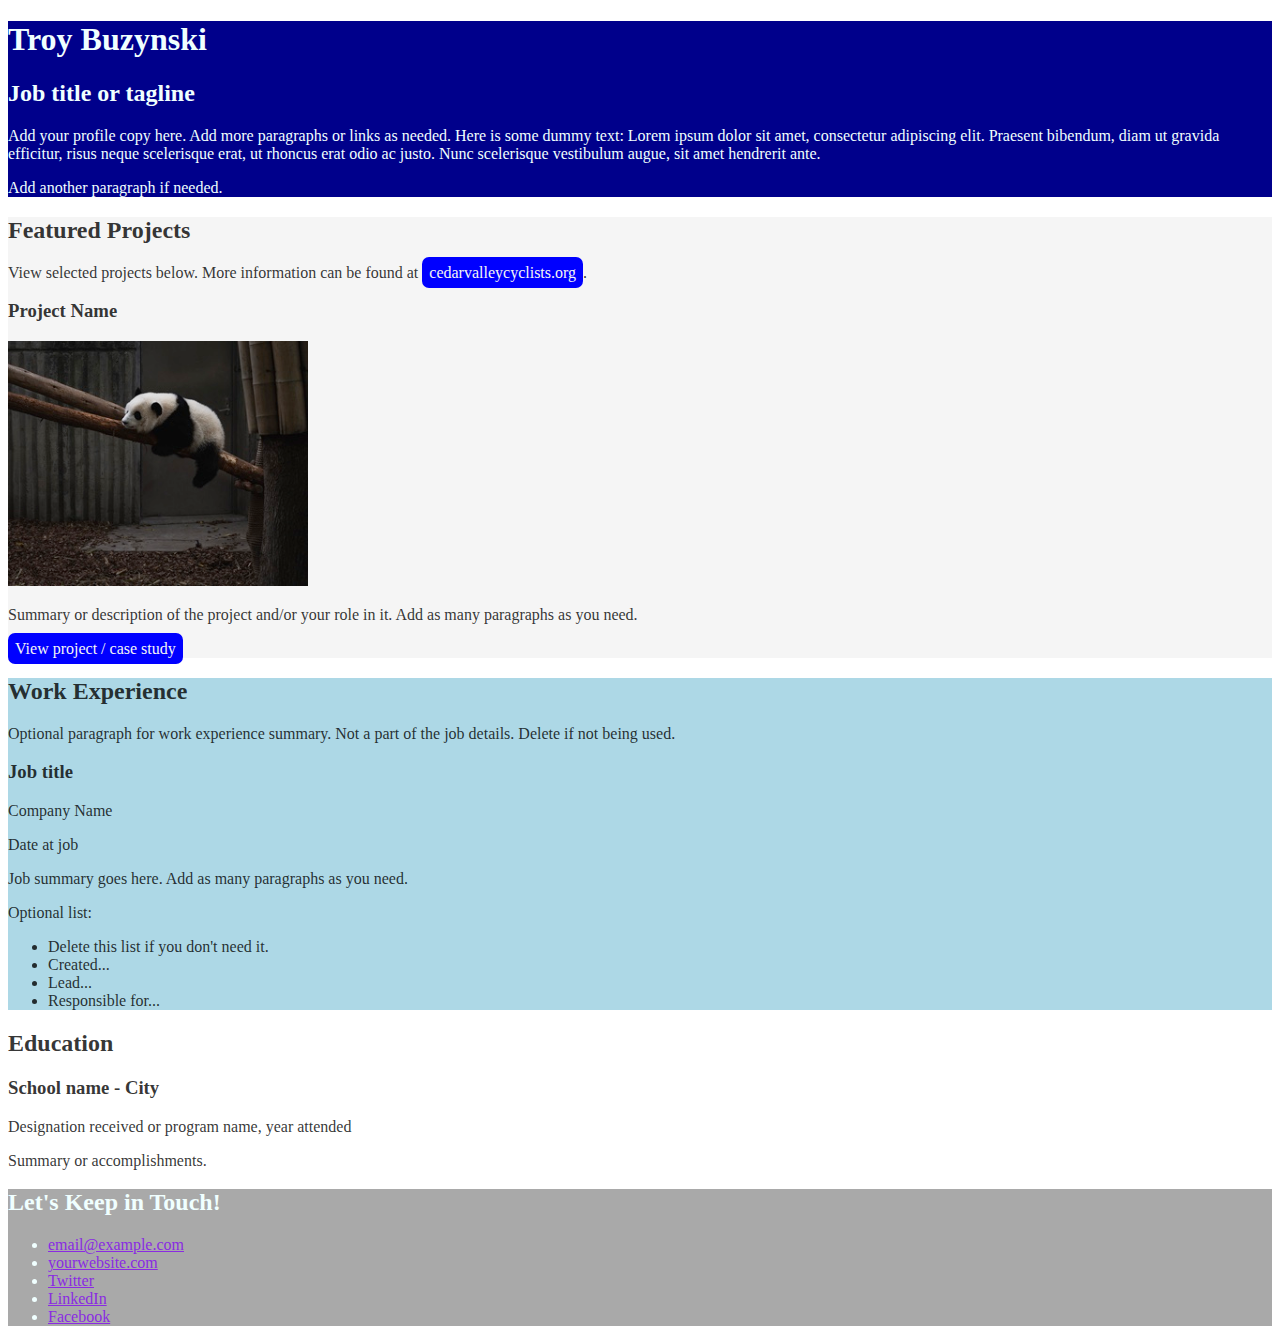
<file: CSS/portfolio/index.html>
<!DOCTYPE html>
<html lang="en">
  <head>
    <meta charset="UTF-8">
    <meta name="viewport" content="width=device-width, initial-scale=1.0">
    <title>Troy's Resume</title>
    <link rel="stylesheet" href="css/styles.css">
  </head>
  <body>
    <main>
      <!-- ***********************  ABOUT / PROFILE  *********************** -->
      <header>
        <h1>Troy Buzynski</h1>
        <h2>Job title or tagline</h2>

        <p>Add your profile copy here. Add more paragraphs or links as needed. Here is some dummy text: Lorem ipsum dolor sit amet, consectetur adipiscing elit. Praesent bibendum, diam ut gravida efficitur, risus neque scelerisque erat, ut rhoncus erat odio ac justo. Nunc scelerisque vestibulum augue, sit amet hendrerit ante.</p>
        <p>Add another paragraph if needed.</p>
      </header>

      <!-- ********************  PROJECTS / PORTFOLIO  ********************* -->
      <section class="projects">
        <h2>Featured Projects</h2>
        <p>View selected projects below. More information can be found at <a href="https://cedarvalleycyclists.org/">cedarvalleycyclists.org</a>.</p>

        <!-- Copy the whole <section> block to add more projects. -->
        <section>
          <h3>Project Name</h3>
          <img src="images/thumbnail-1.jpg" alt="description of image">
          <p>Summary or description of the project and/or your role in it. Add as many paragraphs as you need.</p>
          <a href="#" target="_blank">View project / case study</a>
        </section>
        <!-- End of Project block. -->
      </section>

      <!-- ***********************  WORK EXPERIENCE  *********************** -->
      <section class="work_experience">
        <h2>Work Experience</h2>
        <p>Optional paragraph for work experience summary. Not a part of the job details. Delete if not being used.</p>

        <!-- Copy this whole <section> block to add more jobs. -->
        <section>
          <h3>Job title</h3>
          <p>Company Name</p>
          <p>Date at job</p>
          <p>Job summary goes here. Add as many paragraphs as you need.</p>
          <p>Optional list:</p>
          <ul>
            <li>Delete this list if you don't need it.</li>
            <li>Created...</li>
            <li>Lead...</li>
            <li>Responsible for...</li>
          </ul>
        </section>
        <!-- End of Job block. -->
      </section>

      <!-- ******************  EDUCATION & CERTIFICATIONS ****************** -->
      <section class="education">
        <h2>Education</h2>

        <!-- Copy this whole <section> block to add more schools. -->
        <section>
          <h3>School name - City</h3>
          <p>Designation received or program name, year attended</p>
          <p>Summary or accomplishments.</p>
        </section>
        <!-- End of School block. -->
      </section>

      <!-- *****************  CONTACT INFO / SOCIAL MEDIA  ***************** -->
      <footer>
        <h2>Let's Keep in Touch!</h2>

        <!-- Social media and contact links. Add or remove any networks. -->
        <ul>
          <li><a href="mailto:email@example.com">email@example.com</a></li>
          <li><a href="http://yourwebsite.com" target="_blank">yourwebsite.com</a></li>
          <li><a href="#" target="_blank">Twitter</a></li>
          <li><a href="#" target="_blank">LinkedIn</a></li>
          <li><a href="#" target="_blank">Facebook</a></li>
        </ul>
      </footer>
    </main>
  </body>
</html>
</file>
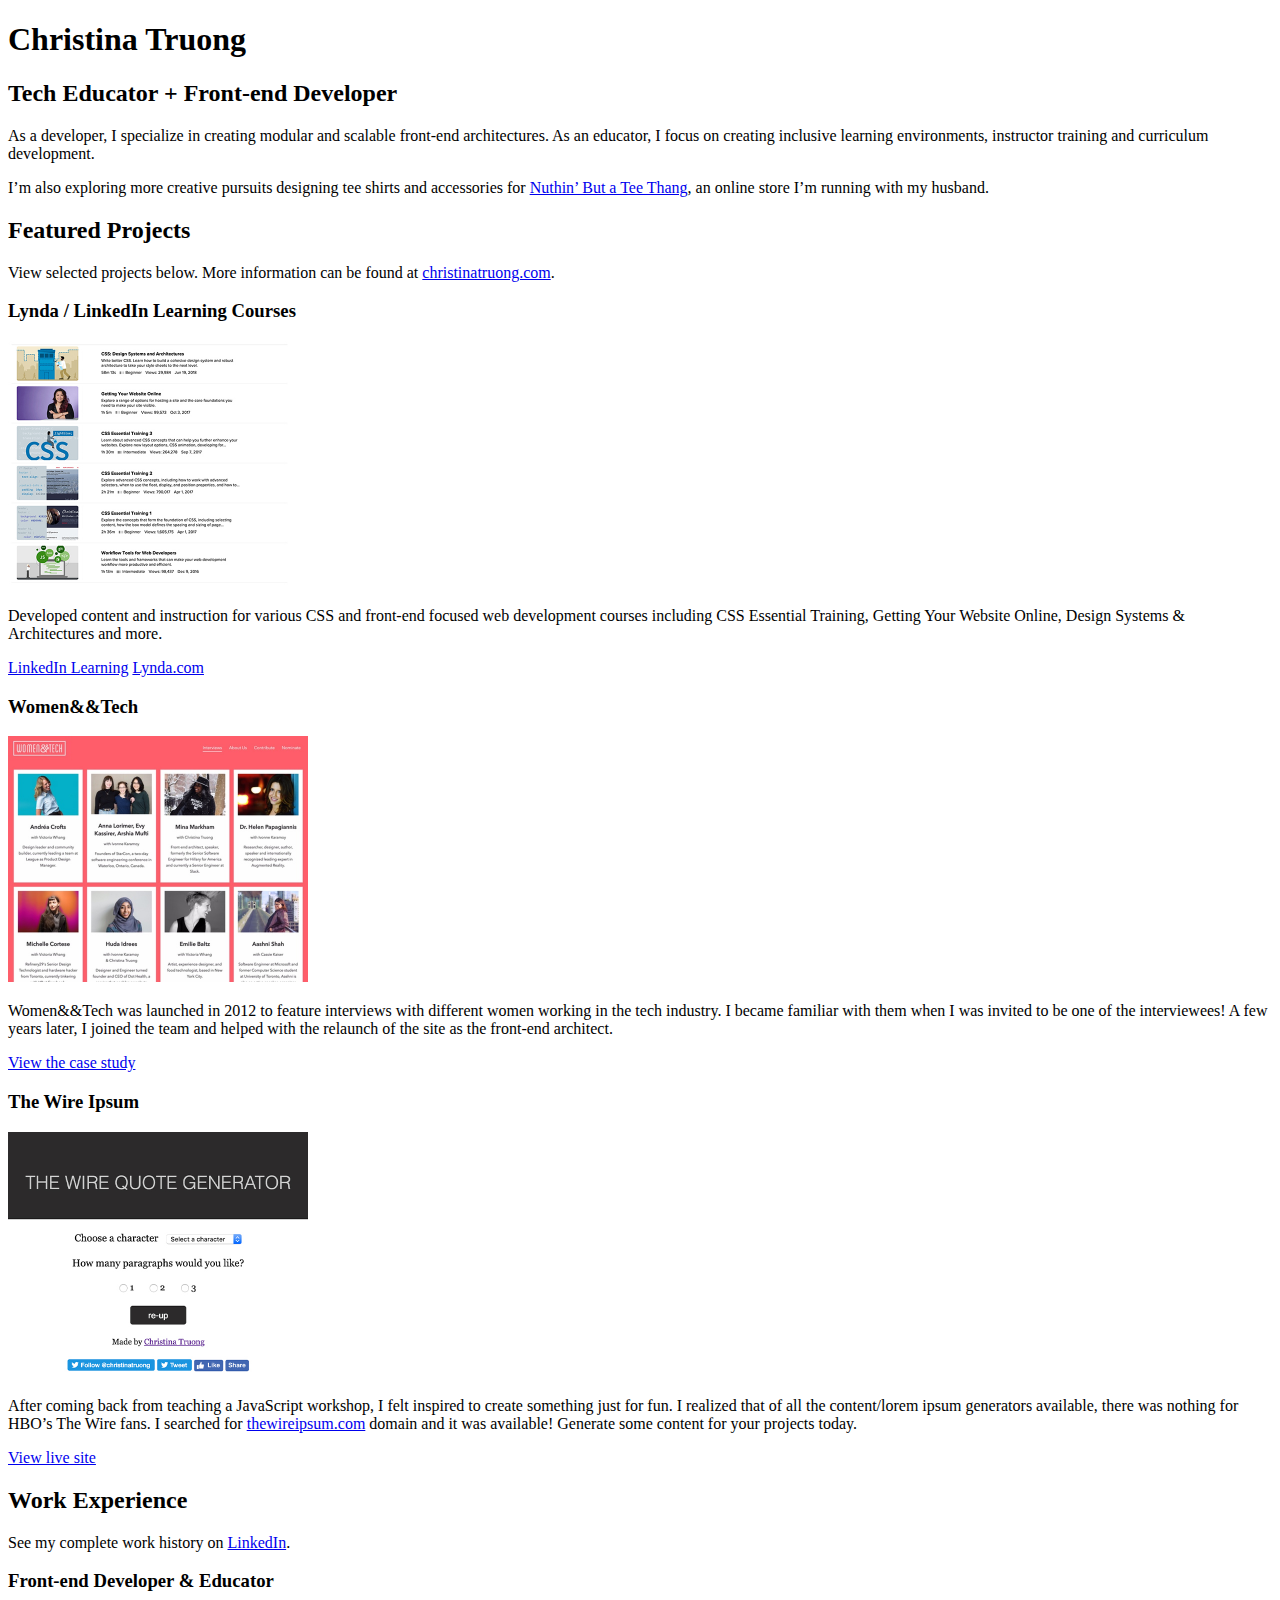
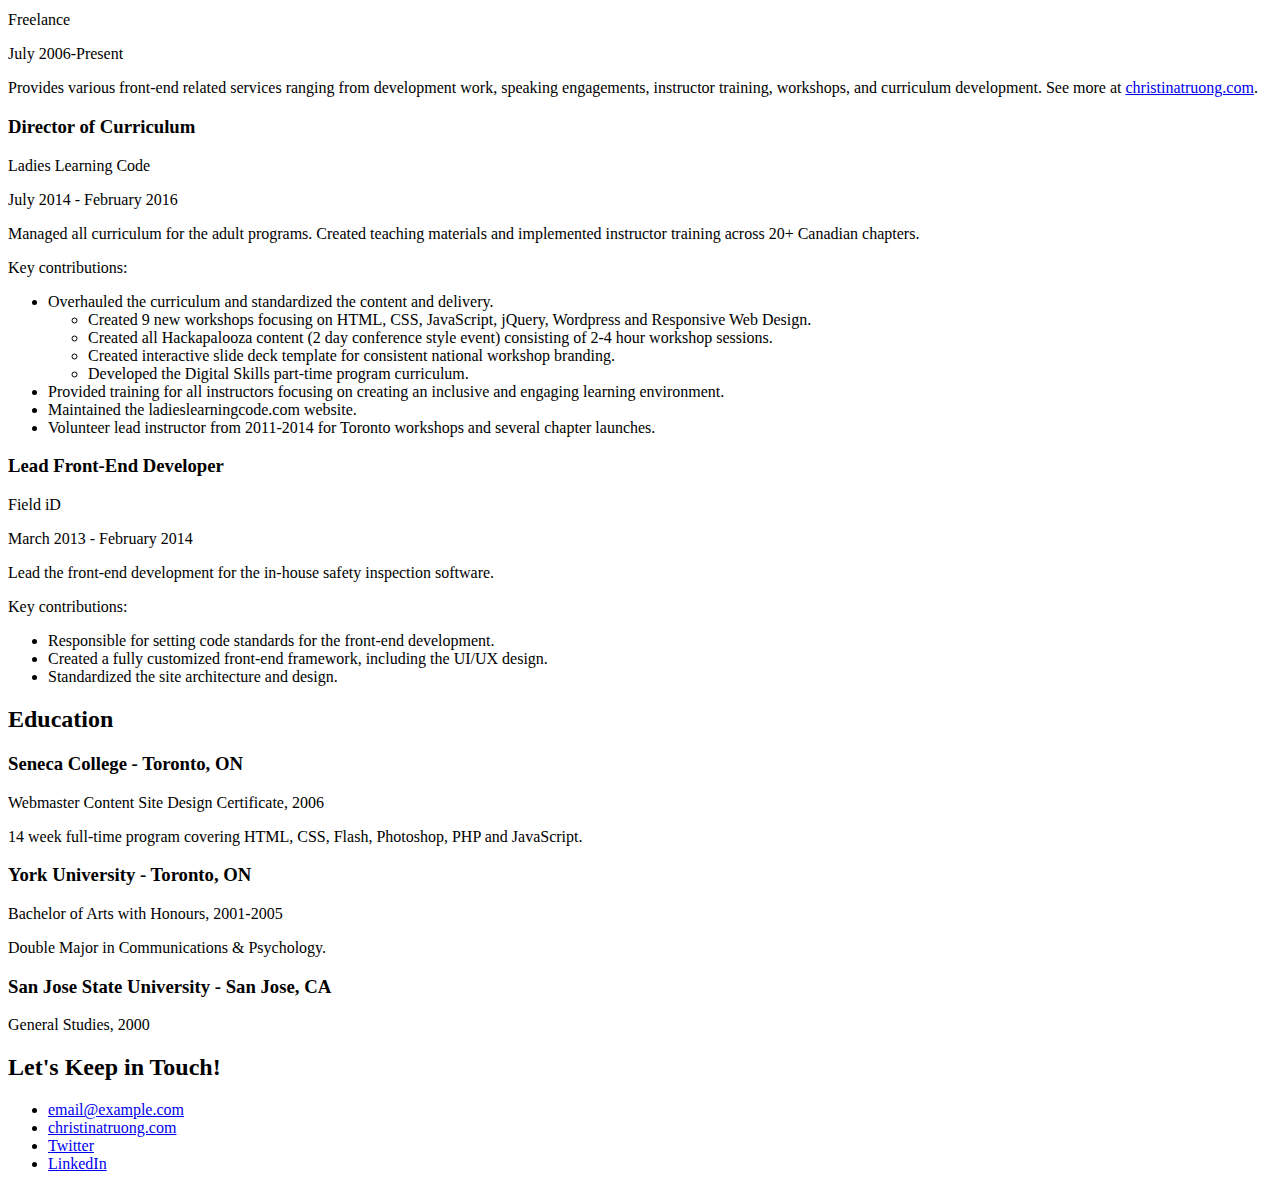
<file: CSS/Ch2/02_12/css-portfolio/index.html>
<!DOCTYPE html>
<html lang="en">
  <head>
    <meta charset="UTF-8">
    <meta name="viewport" content="width=device-width, initial-scale=1.0">
    <title>Christina Truong, Tech Educator + Front-end Developer</title>
    <link rel="stylesheet" href="css/styles.css">
  </head>
  <body>
    <main>
      <!-- ***************  ABOUT / PROFILE  **************** -->
      <header>
        <h1>Christina Truong</h1>
        <h2>Tech Educator + Front-end Developer</h2>

        <p>As a developer, I specialize in creating modular and scalable front-end architectures. As an educator, I focus on creating inclusive learning environments, instructor training and curriculum development.</p>
        <p>I’m also exploring more creative pursuits designing tee shirts and accessories for <a href="http://teethang.com" target="_blank">Nuthin’ But a Tee Thang</a>, an online store I’m running with my husband.</p>
      </header>

      <!-- ************ PROJECTS / PORTFOLIO  ************** -->
      <section>
        <h2>Featured Projects</h2>
        <p>View selected projects below. More information can be found at <a href="http://christinatruong.com">christinatruong.com</a>.</p>

        <!-- Project 1 -->
        <section>
          <h3>Lynda / LinkedIn Learning Courses</h3>
          <img src="images/project-courses.jpg" alt="Lynda & LinkedIn Learning course list">
          <p>Developed content and instruction for various CSS and front-end focused web development courses including CSS Essential Training, Getting Your Website Online, Design Systems & Architectures and more.</p>
          <a href="https://www.linkedin.com/learning/instructors/christina-truong?u=2125562" target="_blank">LinkedIn Learning</a>
          <a href="https://www.lynda.com/Christina-Truong/7842227-1.html">Lynda.com</a>
        </section>

        <!-- Project 2 -->
        <section>
          <h3>Women&&Tech</h3>
          <img src="images/project-women-tech.jpg" alt="Women and Tech website">
          <p>Women&&Tech was launched in 2012 to feature interviews with different women working in the tech industry. I became familiar with them when I was invited to be one of the interviewees! A few years later, I joined the team and helped with the relaunch of the site as the front-end architect.</p>
          <a href="http://christinatruong.com/projects/women-and-tech-redesign.html" target="_blank">View the case study</a>
        </section>

        <!-- Project 3 -->
        <section>
          <h3>The Wire Ipsum</h3>
          <img src="images/project-wire-ipsum.jpg" alt="The Wire Ipsum website">
          <p>After coming back from teaching a JavaScript workshop, I felt inspired to create something just for fun. I realized that of all the content/lorem ipsum generators available, there was nothing for HBO’s The Wire fans. I searched for <a href="http://thewireipsum.com" target="_blank">thewireipsum.com</a> domain and it was available! Generate some content for your projects today.</p>
          <a href="http://thewireipsum.com" target="_blank">View live site</a>
        </section>
      </section>

      <!-- ***************  WORK EXPERIENCE  ***************** -->
      <section>
        <h2>Work Experience</h2>
        <p>See my complete work history on <a href="https://www.linkedin.com/in/christinatruong/">LinkedIn</a>.</p>

        <!-- Job 1 -->
        <section>
          <h3>Front-end Developer & Educator</h3>
          <p>Freelance</p>
          <p>July 2006-Present</p>
          <p>Provides various front-end related services ranging from development work, speaking engagements, instructor training, workshops, and curriculum development. See more at  <a href="http://christinatruong.com">christinatruong.com</a>.</p>
        </section>

        <!-- Job 2 -->
        <section>
          <h3>Director of Curriculum</h3>
          <p>Ladies Learning Code</p>
          <p>July 2014 - February 2016</p>
          <p>Managed all curriculum for the adult programs. Created teaching materials and implemented instructor training across 20+ Canadian chapters.</p>
          <p>Key contributions:</p>
          <ul>
            <li>Overhauled the curriculum and standardized the content and delivery.
              <ul>
                <li>Created 9 new workshops focusing on HTML, CSS, JavaScript, jQuery, Wordpress and Responsive Web Design.</li>
                <li>Created all Hackapalooza content (2 day conference style event) consisting of 2-4 hour workshop sessions.</li>
                <li>Created interactive slide deck template for consistent national workshop branding.</li>
                <li>Developed the Digital Skills part-time program curriculum.</li>
              </ul>
            </li>
            <li>Provided training for all instructors focusing on creating an inclusive and engaging learning environment.</li>
            <li>Maintained the ladieslearningcode.com website.</li>
            <li>Volunteer lead instructor from 2011-2014 for Toronto workshops and several chapter launches.</li>
          </ul>
        </section>

        <!-- Job 3 -->
        <section>
          <h3>Lead Front-End Developer</h3>
          <p>Field iD</p>
          <p>March 2013 - February 2014</p>
          <p>Lead the front-end development for the in-house safety inspection software.</p>
          <p>Key contributions:</p>
          <ul>
            <li>Responsible for setting code standards for the front-end development.</li>
            <li>Created a fully customized front-end framework, including the UI/UX design.</li>
            <li>Standardized the site architecture and design.</li>
          </ul>
        </section>
      </section>

      <!-- ******************  EDUCATION & CERTIFICATIONS ****************** -->
      <section>
        <h2>Education</h2>

        <section>
          <h3>Seneca College - Toronto, ON</h3>
          <p>Webmaster Content Site Design Certificate, 2006</p>
          <p>14 week full-time program covering HTML, CSS, Flash, Photoshop, PHP and JavaScript.</p>
        </section>

        <section>
          <h3>York University - Toronto, ON</h3>
          <p>Bachelor of Arts with Honours, 2001-2005</p>
          <p>Double Major in Communications & Psychology.</p>
        </section>

        <section>
          <h3>San Jose State University - San Jose, CA</h3>
          <p>General Studies, 2000</p>
        </section>
      </section>

      <!-- *****************  CONTACT INFO / SOCIAL MEDIA  ***************** -->
      <footer>
        <h2>Let's Keep in Touch!</h2>

        <!-- Social media and contact links. Add or remove any networks. -->
        <ul>
          <li><a href="mailto:email@example.com">email@example.com</a></li>
          <li><a href="http://christinatruong.com" target="_blank">christinatruong.com</a></li>
          <li><a href="http://twitter.com/christinatruong" target="_blank">Twitter</a></li>
          <li><a href="#" target="_blank">LinkedIn</a></li>
        </ul>
      </footer>
    </main>
  </body>
</html>
</file>
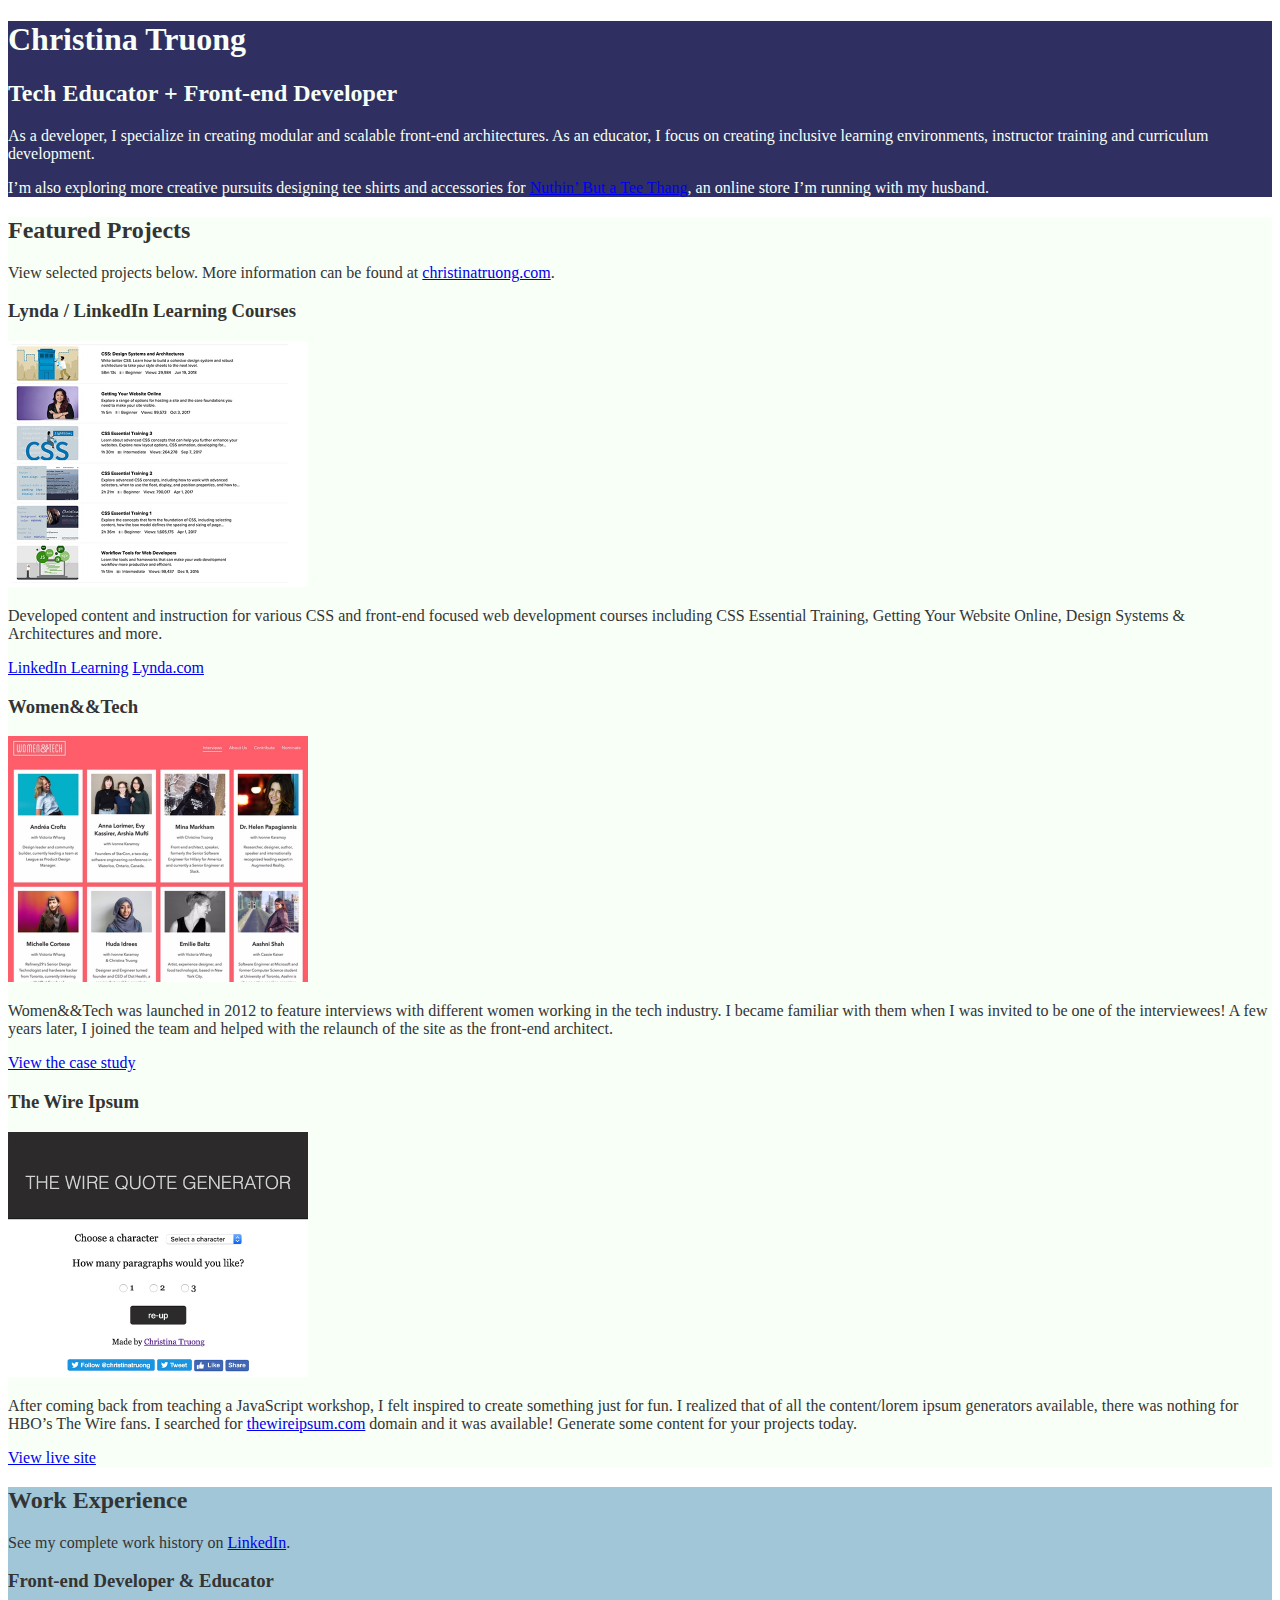
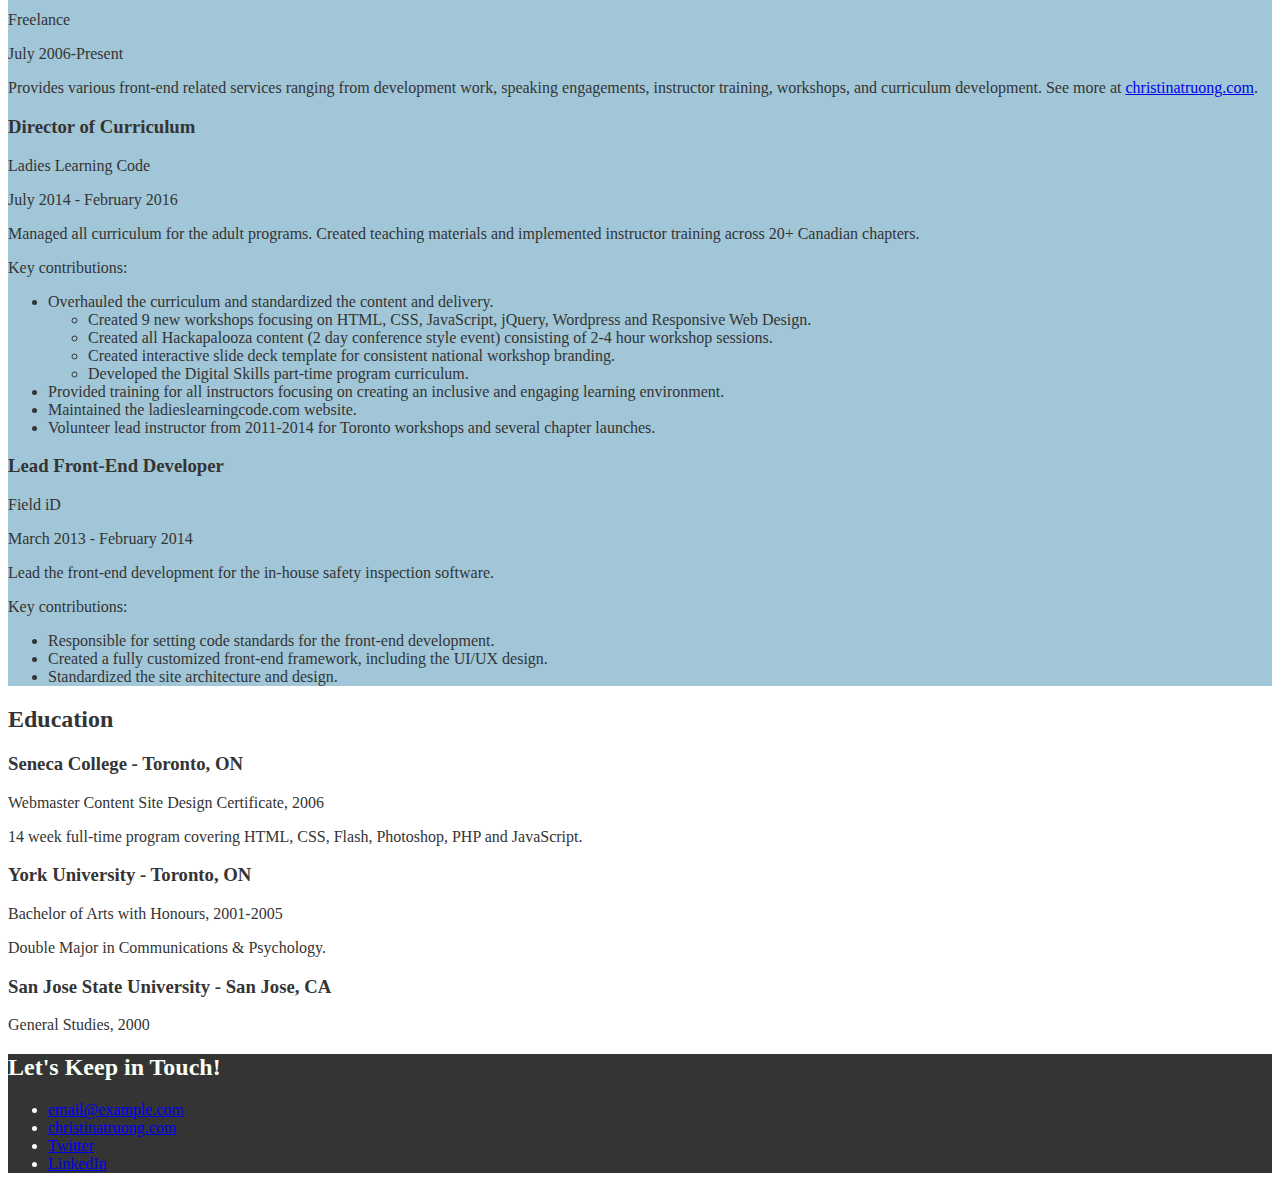
<file: CSS/Ch2/02_14/css-portfolio/index.html>
<!DOCTYPE html>
<html lang="en">
  <head>
    <meta charset="UTF-8">
    <meta name="viewport" content="width=device-width, initial-scale=1.0">
    <title>Christina Truong, Tech Educator + Front-end Developer</title>
    <link rel="stylesheet" href="css/styles.css">
  </head>
  <body>
    <main>
      <!-- ***************  ABOUT / PROFILE  **************** -->
      <header>
        <h1>Christina Truong</h1>
        <h2>Tech Educator + Front-end Developer</h2>

        <p>As a developer, I specialize in creating modular and scalable front-end architectures. As an educator, I focus on creating inclusive learning environments, instructor training and curriculum development.</p>
        <p>I’m also exploring more creative pursuits designing tee shirts and accessories for <a href="http://teethang.com" target="_blank">Nuthin’ But a Tee Thang</a>, an online store I’m running with my husband.</p>
      </header>

      <!-- ************ PROJECTS / PORTFOLIO  ************** -->
      <section class="projects">
        <h2>Featured Projects</h2>
        <p>View selected projects below. More information can be found at <a href="http://christinatruong.com">christinatruong.com</a>.</p>

        <!-- Project 1 -->
        <section>
          <h3>Lynda / LinkedIn Learning Courses</h3>
          <img src="images/project-courses.jpg" alt="Lynda & LinkedIn Learning course list">
          <p>Developed content and instruction for various CSS and front-end focused web development courses including CSS Essential Training, Getting Your Website Online, Design Systems & Architectures and more.</p>
          <a href="https://www.linkedin.com/learning/instructors/christina-truong?u=2125562" target="_blank">LinkedIn Learning</a>
          <a href="https://www.lynda.com/Christina-Truong/7842227-1.html">Lynda.com</a>
        </section>

        <!-- Project 2 -->
        <section>
          <h3>Women&&Tech</h3>
          <img src="images/project-women-tech.jpg" alt="Women and Tech website">
          <p>Women&&Tech was launched in 2012 to feature interviews with different women working in the tech industry. I became familiar with them when I was invited to be one of the interviewees! A few years later, I joined the team and helped with the relaunch of the site as the front-end architect.</p>
          <a href="http://christinatruong.com/projects/women-and-tech-redesign.html" target="_blank">View the case study</a>
        </section>

        <!-- Project 3 -->
        <section>
          <h3>The Wire Ipsum</h3>
          <img src="images/project-wire-ipsum.jpg" alt="The Wire Ipsum website">
          <p>After coming back from teaching a JavaScript workshop, I felt inspired to create something just for fun. I realized that of all the content/lorem ipsum generators available, there was nothing for HBO’s The Wire fans. I searched for <a href="http://thewireipsum.com" target="_blank">thewireipsum.com</a> domain and it was available! Generate some content for your projects today.</p>
          <a href="http://thewireipsum.com" target="_blank">View live site</a>
        </section>
      </section>

      <!-- ***************  WORK EXPERIENCE  ***************** -->
      <section class="work-experience">
        <h2>Work Experience</h2>
        <p>See my complete work history on <a href="https://www.linkedin.com/in/christinatruong/">LinkedIn</a>.</p>

        <!-- Job 1 -->
        <section>
          <h3>Front-end Developer & Educator</h3>
          <p>Freelance</p>
          <p>July 2006-Present</p>
          <p>Provides various front-end related services ranging from development work, speaking engagements, instructor training, workshops, and curriculum development. See more at  <a href="http://christinatruong.com">christinatruong.com</a>.</p>
        </section>

        <!-- Job 2 -->
        <section>
          <h3>Director of Curriculum</h3>
          <p>Ladies Learning Code</p>
          <p>July 2014 - February 2016</p>
          <p>Managed all curriculum for the adult programs. Created teaching materials and implemented instructor training across 20+ Canadian chapters.</p>
          <p>Key contributions:</p>
          <ul>
            <li>Overhauled the curriculum and standardized the content and delivery.
              <ul>
                <li>Created 9 new workshops focusing on HTML, CSS, JavaScript, jQuery, Wordpress and Responsive Web Design.</li>
                <li>Created all Hackapalooza content (2 day conference style event) consisting of 2-4 hour workshop sessions.</li>
                <li>Created interactive slide deck template for consistent national workshop branding.</li>
                <li>Developed the Digital Skills part-time program curriculum.</li>
              </ul>
            </li>
            <li>Provided training for all instructors focusing on creating an inclusive and engaging learning environment.</li>
            <li>Maintained the ladieslearningcode.com website.</li>
            <li>Volunteer lead instructor from 2011-2014 for Toronto workshops and several chapter launches.</li>
          </ul>
        </section>

        <!-- Job 3 -->
        <section>
          <h3>Lead Front-End Developer</h3>
          <p>Field iD</p>
          <p>March 2013 - February 2014</p>
          <p>Lead the front-end development for the in-house safety inspection software.</p>
          <p>Key contributions:</p>
          <ul>
            <li>Responsible for setting code standards for the front-end development.</li>
            <li>Created a fully customized front-end framework, including the UI/UX design.</li>
            <li>Standardized the site architecture and design.</li>
          </ul>
        </section>
      </section>

      <!-- ******************  EDUCATION & CERTIFICATIONS ****************** -->
      <section class="education">
        <h2>Education</h2>

        <section>
          <h3>Seneca College - Toronto, ON</h3>
          <p>Webmaster Content Site Design Certificate, 2006</p>
          <p>14 week full-time program covering HTML, CSS, Flash, Photoshop, PHP and JavaScript.</p>
        </section>

        <section>
          <h3>York University - Toronto, ON</h3>
          <p>Bachelor of Arts with Honours, 2001-2005</p>
          <p>Double Major in Communications & Psychology.</p>
        </section>

        <section>
          <h3>San Jose State University - San Jose, CA</h3>
          <p>General Studies, 2000</p>
        </section>
      </section>

      <!-- *****************  CONTACT INFO / SOCIAL MEDIA  ***************** -->
      <footer>
        <h2>Let's Keep in Touch!</h2>

        <!-- Social media and contact links. Add or remove any networks. -->
        <ul>
          <li><a href="mailto:email@example.com">email@example.com</a></li>
          <li><a href="http://christinatruong.com" target="_blank">christinatruong.com</a></li>
          <li><a href="http://twitter.com/christinatruong" target="_blank">Twitter</a></li>
          <li><a href="#" target="_blank">LinkedIn</a></li>
        </ul>
      </footer>
    </main>
  </body>
</html>
</file>
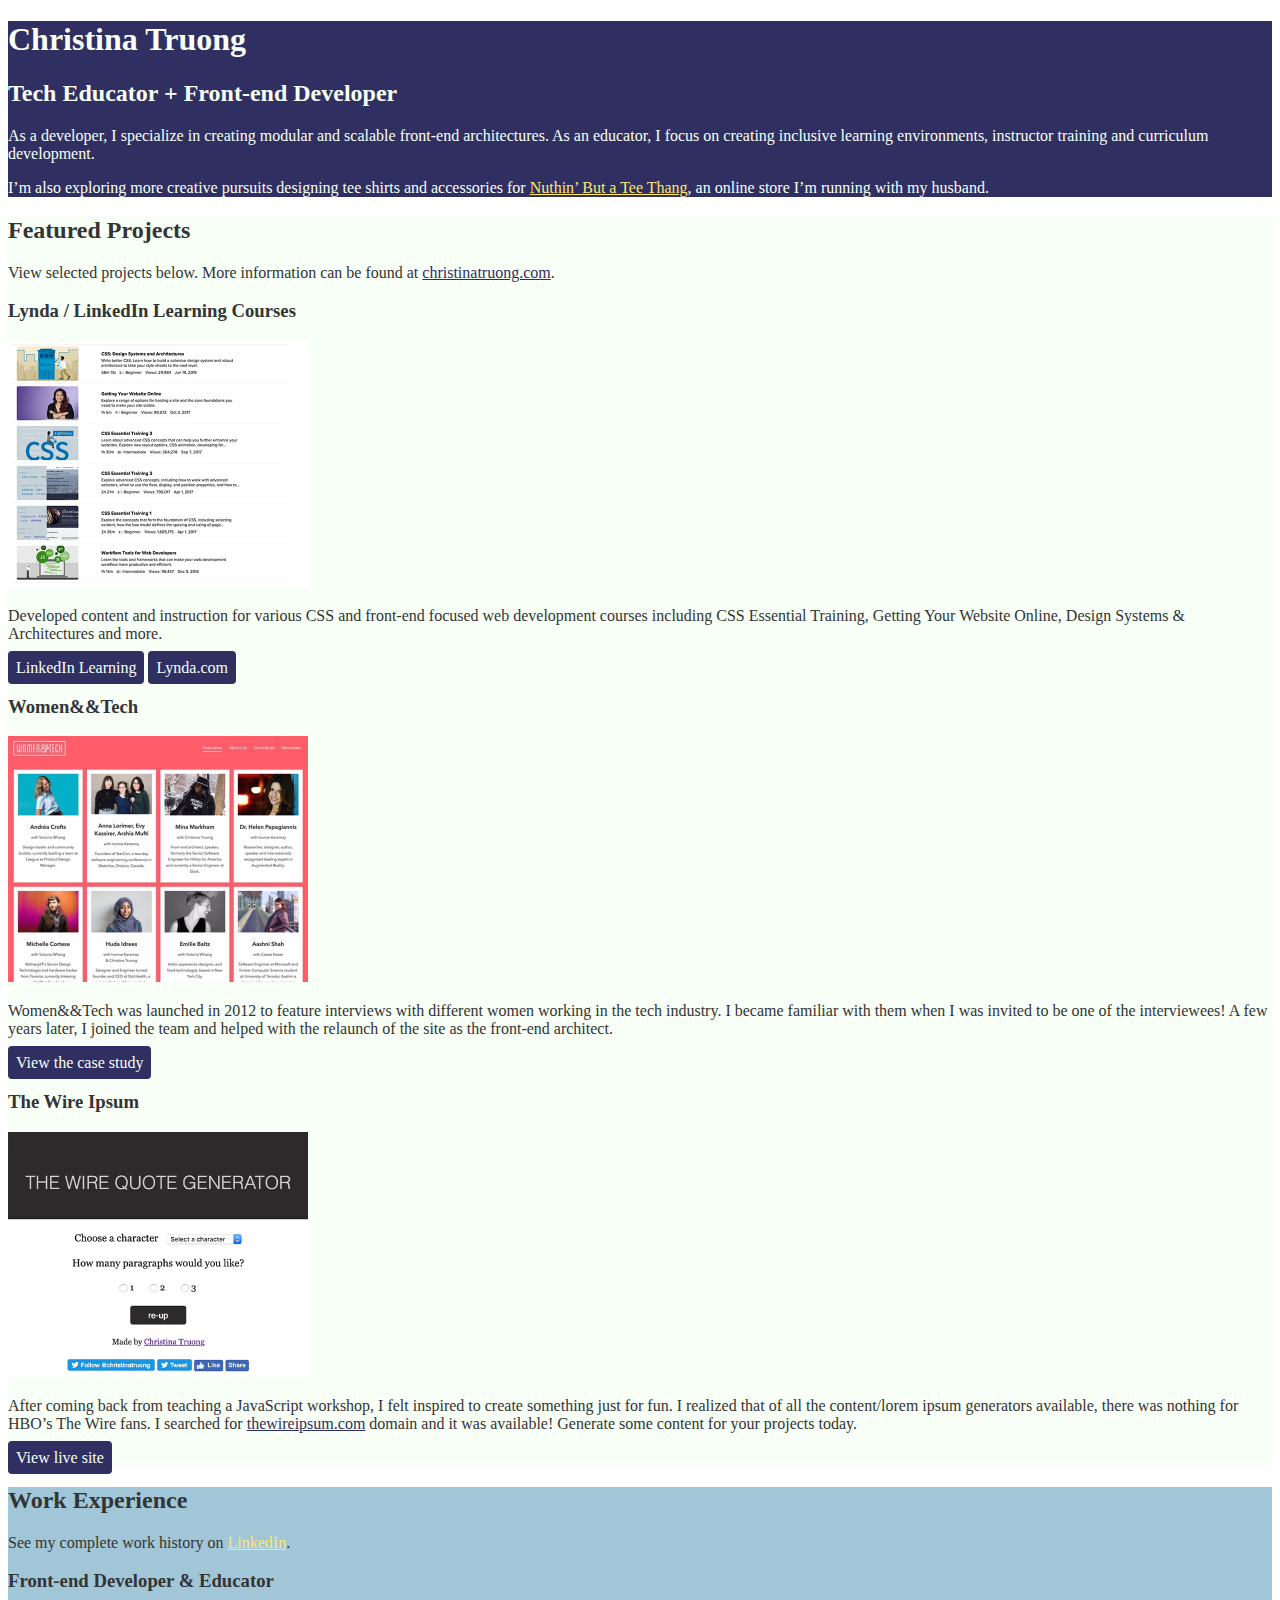
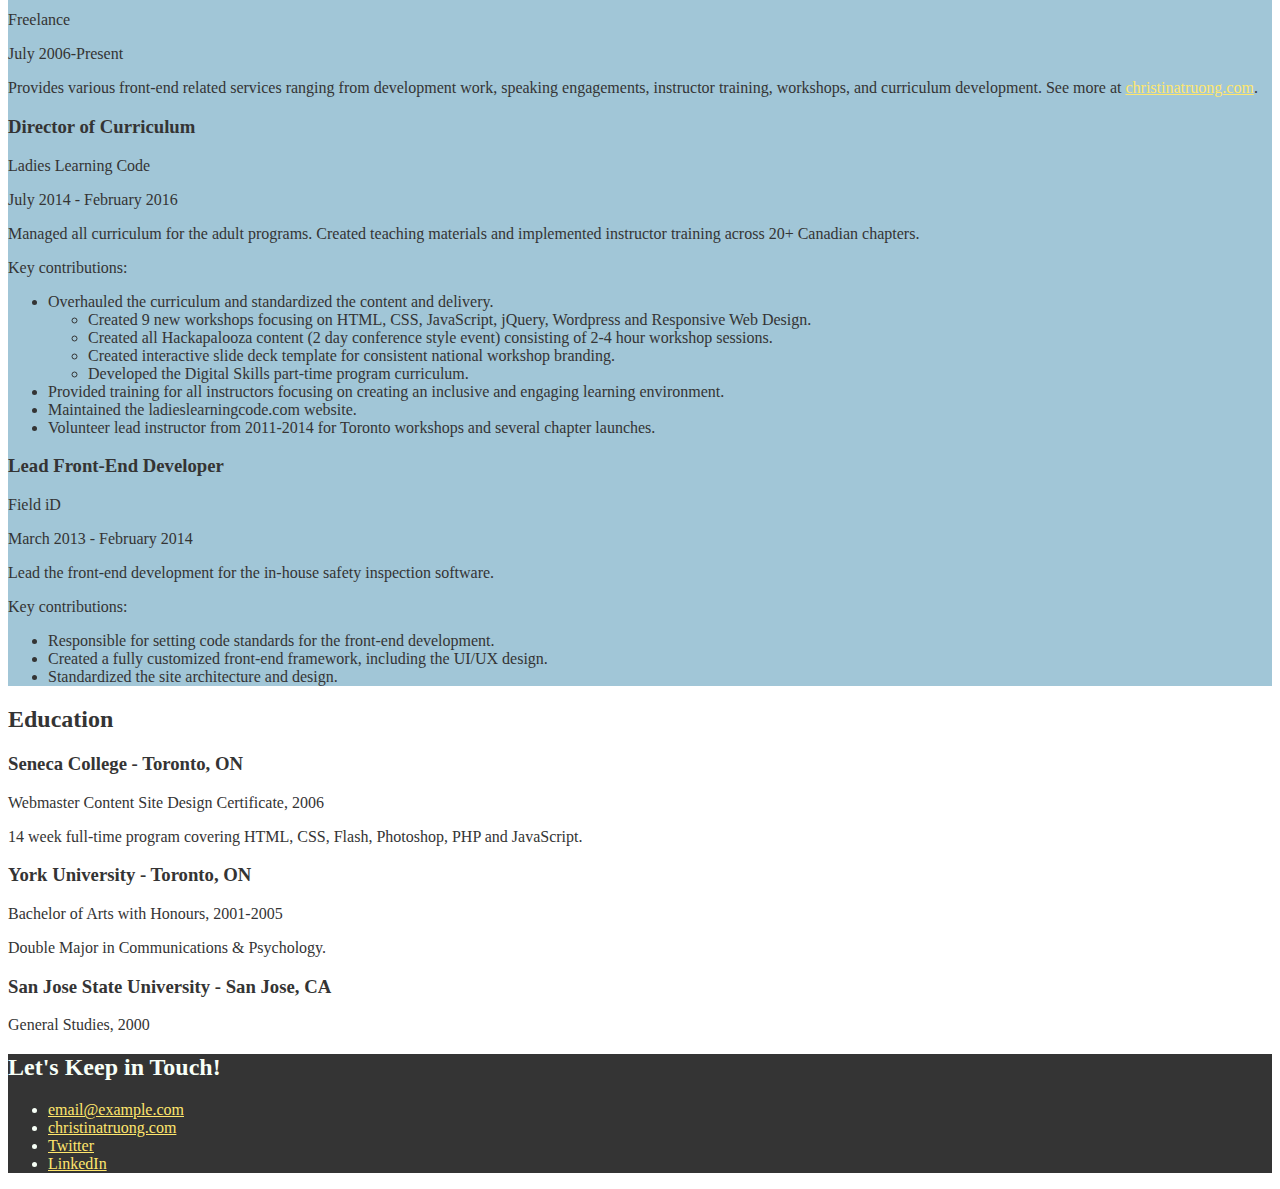
<file: CSS/Ch3/03_08/css-portfolio/index.html>
<!DOCTYPE html>
<html lang="en">
  <head>
    <meta charset="UTF-8">
    <meta name="viewport" content="width=device-width, initial-scale=1.0">
    <title>Christina Truong, Tech Educator + Front-end Developer</title>
    <link rel="stylesheet" href="css/styles.css">
  </head>
  <body>
    <main>
      <!-- ***************  ABOUT / PROFILE  **************** -->
      <header>
        <h1>Christina Truong</h1>
        <h2>Tech Educator + Front-end Developer</h2>

        <p>As a developer, I specialize in creating modular and scalable front-end architectures. As an educator, I focus on creating inclusive learning environments, instructor training and curriculum development.</p>
        <p>I’m also exploring more creative pursuits designing tee shirts and accessories for <a href="http://teethang.com" target="_blank">Nuthin’ But a Tee Thang</a>, an online store I’m running with my husband.</p>
      </header>

      <!-- ************ PROJECTS / PORTFOLIO  ************** -->
      <section class="projects">
        <h2>Featured Projects</h2>
        <p>View selected projects below. More information can be found at <a href="http://christinatruong.com">christinatruong.com</a>.</p>

        <!-- Project 1 -->
        <section>
          <h3>Lynda / LinkedIn Learning Courses</h3>
          <img src="images/project-courses.jpg" alt="Lynda & LinkedIn Learning course list">
          <p>Developed content and instruction for various CSS and front-end focused web development courses including CSS Essential Training, Getting Your Website Online, Design Systems & Architectures and more.</p>
          <a class="btn" href="https://www.linkedin.com/learning/instructors/christina-truong?u=2125562" target="_blank">LinkedIn Learning</a>
          <a class="btn" href="https://www.lynda.com/Christina-Truong/7842227-1.html">Lynda.com</a>
        </section>

        <!-- Project 2 -->
        <section>
          <h3>Women&&Tech</h3>
          <img src="images/project-women-tech.jpg" alt="Women and Tech website">
          <p>Women&&Tech was launched in 2012 to feature interviews with different women working in the tech industry. I became familiar with them when I was invited to be one of the interviewees! A few years later, I joined the team and helped with the relaunch of the site as the front-end architect.</p>
          <a class="btn" href="http://christinatruong.com/projects/women-and-tech-redesign.html" target="_blank">View the case study</a>
        </section>

        <!-- Project 3 -->
        <section>
          <h3>The Wire Ipsum</h3>
          <img src="images/project-wire-ipsum.jpg" alt="The Wire Ipsum website">
          <p>After coming back from teaching a JavaScript workshop, I felt inspired to create something just for fun. I realized that of all the content/lorem ipsum generators available, there was nothing for HBO’s The Wire fans. I searched for <a href="http://thewireipsum.com" target="_blank">thewireipsum.com</a> domain and it was available! Generate some content for your projects today.</p>
          <a class="btn" href="http://thewireipsum.com" target="_blank">View live site</a>
        </section>
      </section>

      <!-- ***************  WORK EXPERIENCE  ***************** -->
      <section class="work-experience">
        <h2>Work Experience</h2>
        <p>See my complete work history on <a href="https://www.linkedin.com/in/christinatruong/">LinkedIn</a>.</p>

        <!-- Job 1 -->
        <section>
          <h3>Front-end Developer & Educator</h3>
          <p>Freelance</p>
          <p>July 2006-Present</p>
          <p>Provides various front-end related services ranging from development work, speaking engagements, instructor training, workshops, and curriculum development. See more at  <a href="http://christinatruong.com">christinatruong.com</a>.</p>
        </section>

        <!-- Job 2 -->
        <section>
          <h3>Director of Curriculum</h3>
          <p>Ladies Learning Code</p>
          <p>July 2014 - February 2016</p>
          <p>Managed all curriculum for the adult programs. Created teaching materials and implemented instructor training across 20+ Canadian chapters.</p>
          <p>Key contributions:</p>
          <ul>
            <li>Overhauled the curriculum and standardized the content and delivery.
              <ul>
                <li>Created 9 new workshops focusing on HTML, CSS, JavaScript, jQuery, Wordpress and Responsive Web Design.</li>
                <li>Created all Hackapalooza content (2 day conference style event) consisting of 2-4 hour workshop sessions.</li>
                <li>Created interactive slide deck template for consistent national workshop branding.</li>
                <li>Developed the Digital Skills part-time program curriculum.</li>
              </ul>
            </li>
            <li>Provided training for all instructors focusing on creating an inclusive and engaging learning environment.</li>
            <li>Maintained the ladieslearningcode.com website.</li>
            <li>Volunteer lead instructor from 2011-2014 for Toronto workshops and several chapter launches.</li>
          </ul>
        </section>

        <!-- Job 3 -->
        <section>
          <h3>Lead Front-End Developer</h3>
          <p>Field iD</p>
          <p>March 2013 - February 2014</p>
          <p>Lead the front-end development for the in-house safety inspection software.</p>
          <p>Key contributions:</p>
          <ul>
            <li>Responsible for setting code standards for the front-end development.</li>
            <li>Created a fully customized front-end framework, including the UI/UX design.</li>
            <li>Standardized the site architecture and design.</li>
          </ul>
        </section>
      </section>

      <!-- *************  EDUCATION & CERTIFICATIONS *********** -->
      <section class="education">
        <h2>Education</h2>

        <section>
          <h3>Seneca College - Toronto, ON</h3>
          <p>Webmaster Content Site Design Certificate, 2006</p>
          <p>14 week full-time program covering HTML, CSS, Flash, Photoshop, PHP and JavaScript.</p>
        </section>

        <section>
          <h3>York University - Toronto, ON</h3>
          <p>Bachelor of Arts with Honours, 2001-2005</p>
          <p>Double Major in Communications & Psychology.</p>
        </section>

        <section>
          <h3>San Jose State University - San Jose, CA</h3>
          <p>General Studies, 2000</p>
        </section>
      </section>

      <!-- ************  CONTACT INFO / SOCIAL MEDIA  ************ -->
      <footer>
        <h2>Let's Keep in Touch!</h2>

        <!-- Social media and contact links. Add or remove any networks. -->
        <ul>
          <li><a href="mailto:email@example.com">email@example.com</a></li>
          <li><a href="http://christinatruong.com" target="_blank">christinatruong.com</a></li>
          <li><a href="http://twitter.com/christinatruong" target="_blank">Twitter</a></li>
          <li><a href="#" target="_blank">LinkedIn</a></li>
        </ul>
      </footer>
    </main>
  </body>
</html>
</file>
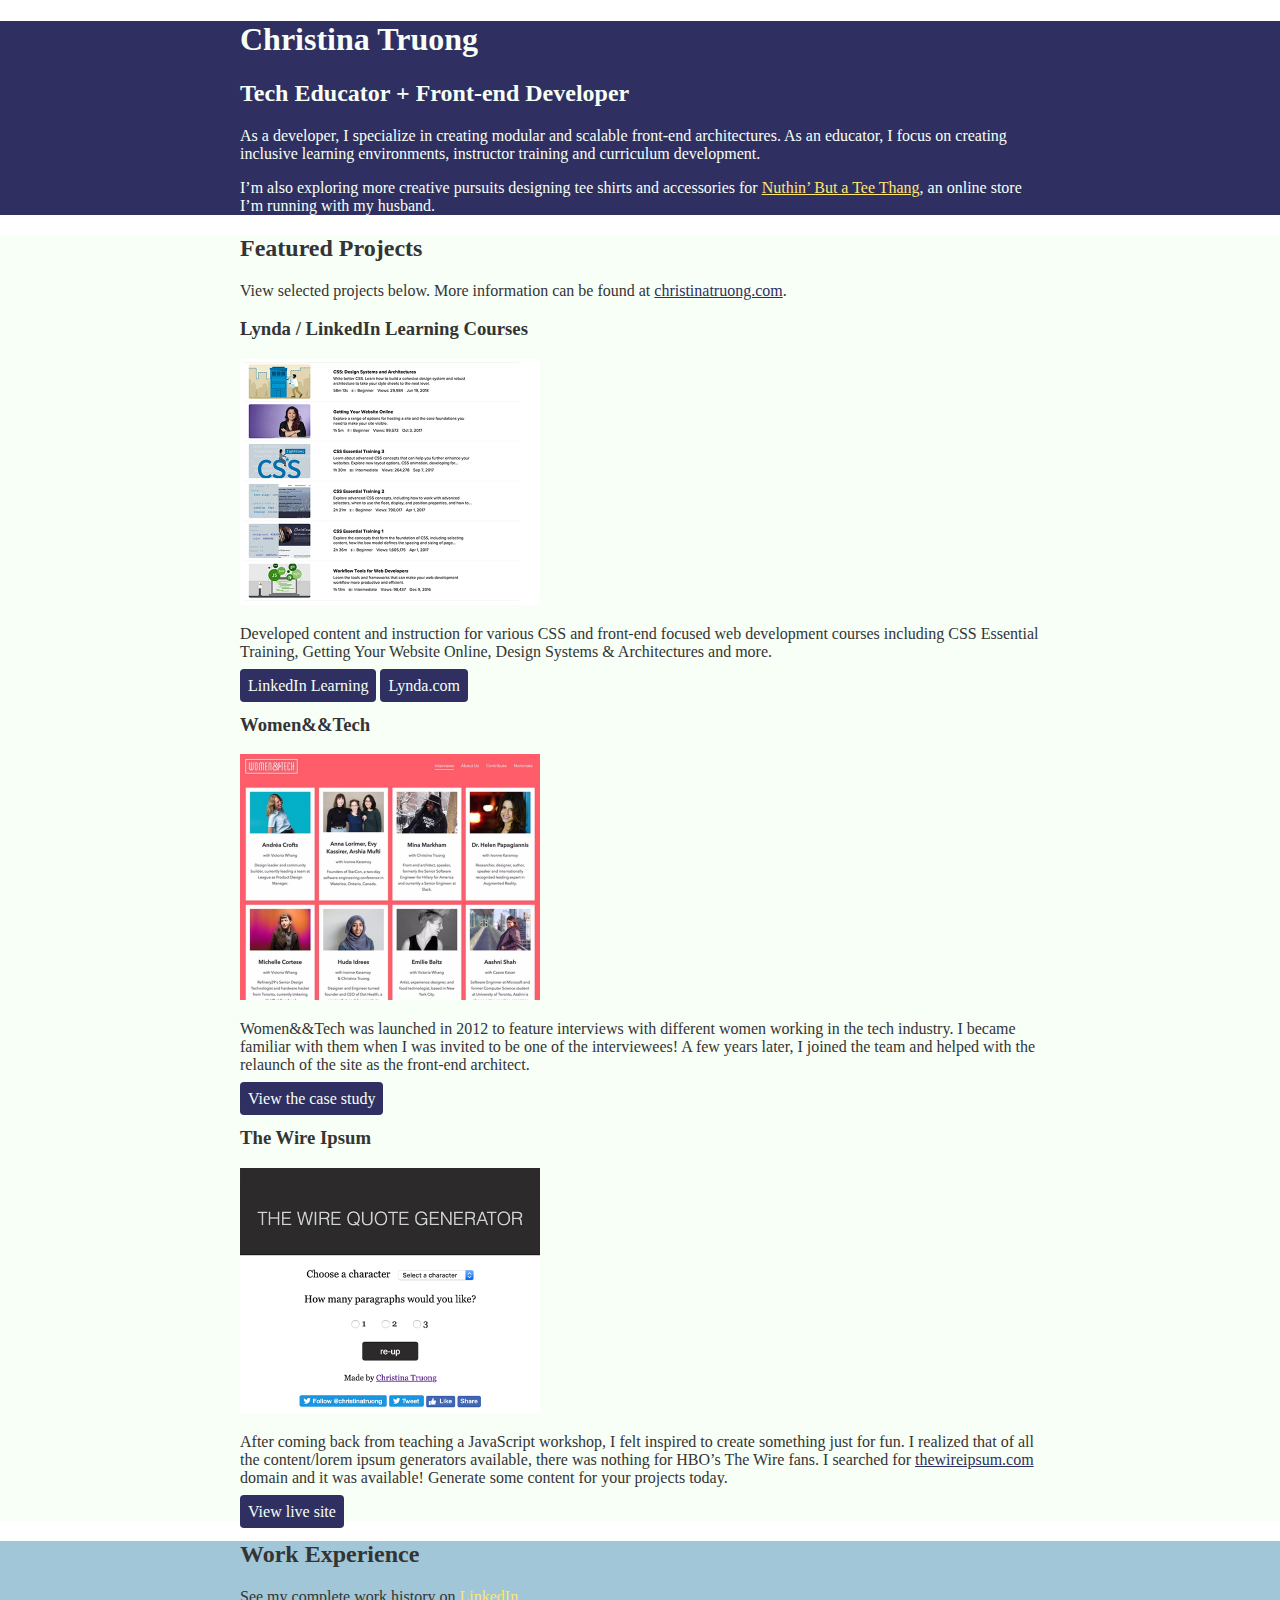
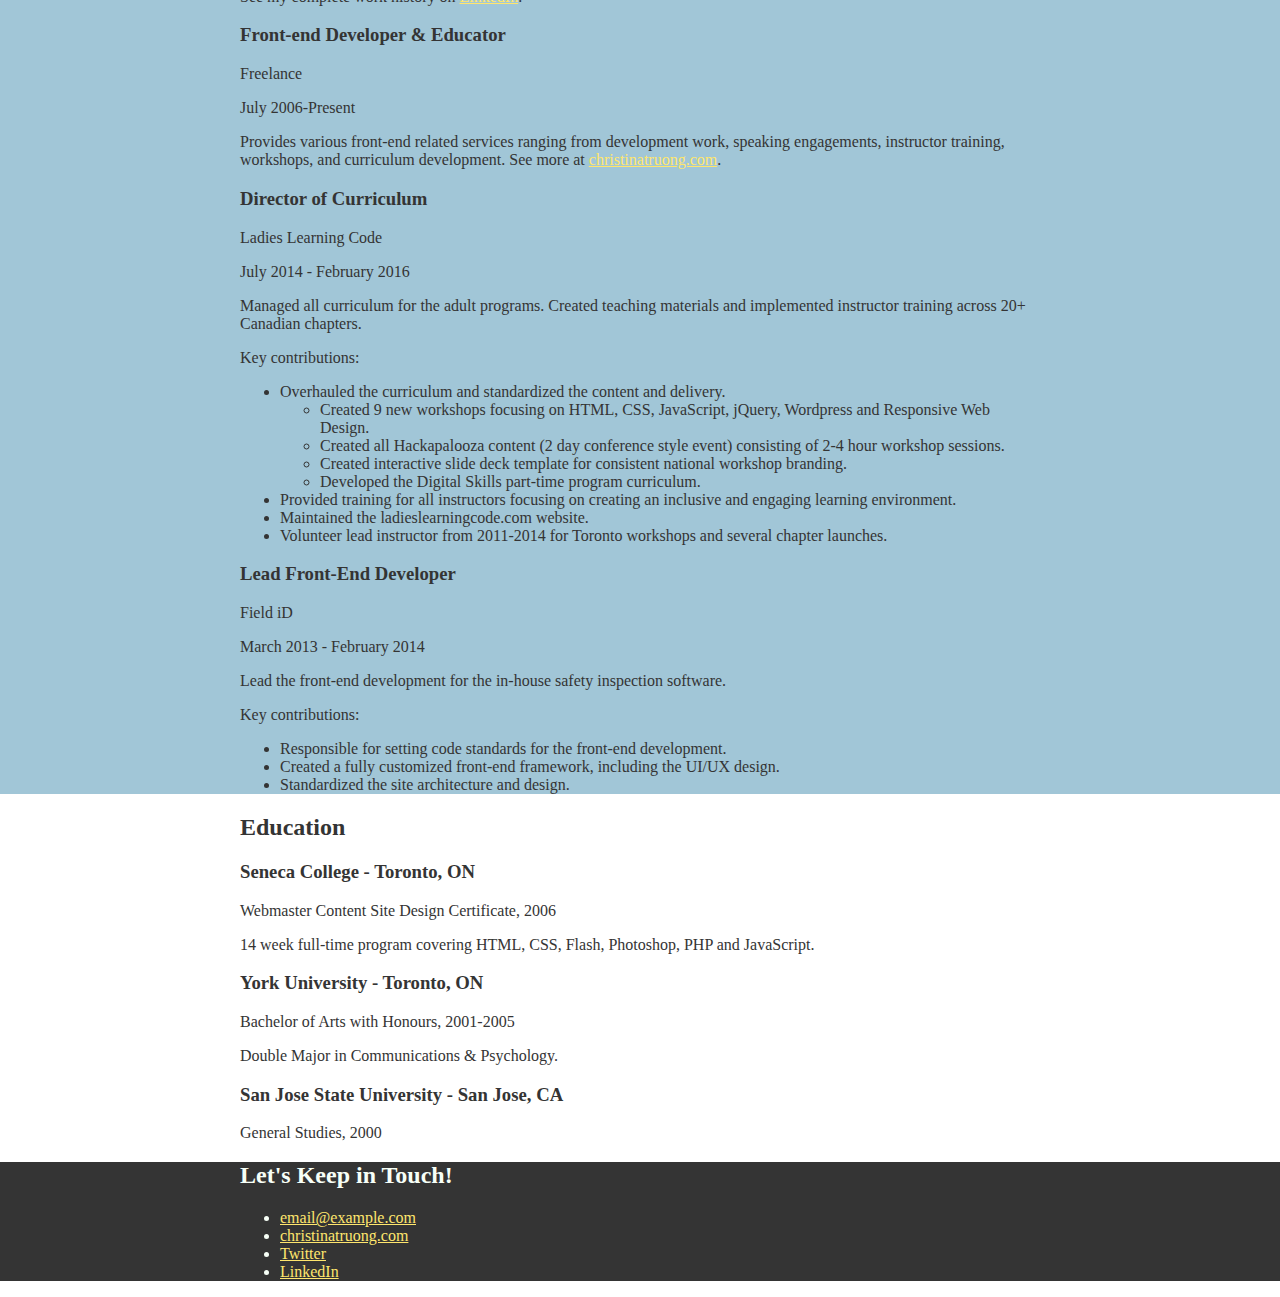
<file: CSS/Ch3/03_09/css-portfolio/index.html>
<!DOCTYPE html>
<html lang="en">
  <head>
    <meta charset="UTF-8">
    <meta name="viewport" content="width=device-width, initial-scale=1.0">
    <title>Christina Truong, Tech Educator + Front-end Developer</title>
    <link rel="stylesheet" href="css/styles.css">
  </head>
  <body>
    <main>
      <!-- ***************  ABOUT / PROFILE  **************** -->
      <header>
        <div class="content-wrap">
          <h1>Christina Truong</h1>
          <h2>Tech Educator + Front-end Developer</h2>

          <p>As a developer, I specialize in creating modular and scalable front-end architectures. As an educator, I focus on creating inclusive learning environments, instructor training and curriculum development.</p>
          <p>I’m also exploring more creative pursuits designing tee shirts and accessories for <a href="http://teethang.com" target="_blank">Nuthin’ But a Tee Thang</a>, an online store I’m running with my husband.</p>
        </div>
      </header>

      <!-- ************ PROJECTS / PORTFOLIO  ************** -->
      <section class="projects">
        <div class="content-wrap">
          <h2>Featured Projects</h2>
          <p>View selected projects below. More information can be found at <a href="http://christinatruong.com">christinatruong.com</a>.</p>

          <!-- Project 1 -->
          <section>
            <h3>Lynda / LinkedIn Learning Courses</h3>
            <img src="images/project-courses.jpg" alt="Lynda & LinkedIn Learning course list">
            <p>Developed content and instruction for various CSS and front-end focused web development courses including CSS Essential Training, Getting Your Website Online, Design Systems & Architectures and more.</p>
            <a class="btn" href="https://www.linkedin.com/learning/instructors/christina-truong?u=2125562" target="_blank">LinkedIn Learning</a>
            <a class="btn" href="https://www.lynda.com/Christina-Truong/7842227-1.html">Lynda.com</a>
          </section>

          <!-- Project 2 -->
          <section>
            <h3>Women&&Tech</h3>
            <img src="images/project-women-tech.jpg" alt="Women and Tech website">
            <p>Women&&Tech was launched in 2012 to feature interviews with different women working in the tech industry. I became familiar with them when I was invited to be one of the interviewees! A few years later, I joined the team and helped with the relaunch of the site as the front-end architect.</p>
            <a class="btn" href="http://christinatruong.com/projects/women-and-tech-redesign.html" target="_blank">View the case study</a>
          </section>

          <!-- Project 3 -->
          <section>
            <h3>The Wire Ipsum</h3>
            <img src="images/project-wire-ipsum.jpg" alt="The Wire Ipsum website">
            <p>After coming back from teaching a JavaScript workshop, I felt inspired to create something just for fun. I realized that of all the content/lorem ipsum generators available, there was nothing for HBO’s The Wire fans. I searched for <a href="http://thewireipsum.com" target="_blank">thewireipsum.com</a> domain and it was available! Generate some content for your projects today.</p>
            <a class="btn" href="http://thewireipsum.com" target="_blank">View live site</a>
          </section>
        </div>
      </section>

      <!-- ****************  WORK EXPERIENCE  ******************** -->
      <section class="work-experience">
        <div class="content-wrap">
          <h2>Work Experience</h2>
          <p>See my complete work history on <a href="https://www.linkedin.com/in/christinatruong/">LinkedIn</a>.</p>

          <!-- Job 1 -->
          <section>
            <h3>Front-end Developer & Educator</h3>
            <p>Freelance</p>
            <p>July 2006-Present</p>
            <p>Provides various front-end related services ranging from development work, speaking engagements, instructor training, workshops, and curriculum development. See more at  <a href="http://christinatruong.com">christinatruong.com</a>.</p>
          </section>

          <!-- Job 2 -->
          <section>
            <h3>Director of Curriculum</h3>
            <p>Ladies Learning Code</p>
            <p>July 2014 - February 2016</p>
            <p>Managed all curriculum for the adult programs. Created teaching materials and implemented instructor training across 20+ Canadian chapters.</p>
            <p>Key contributions:</p>
            <ul>
              <li>Overhauled the curriculum and standardized the content and delivery.
                <ul>
                  <li>Created 9 new workshops focusing on HTML, CSS, JavaScript, jQuery, Wordpress and Responsive Web Design.</li>
                  <li>Created all Hackapalooza content (2 day conference style event) consisting of 2-4 hour workshop sessions.</li>
                  <li>Created interactive slide deck template for consistent national workshop branding.</li>
                  <li>Developed the Digital Skills part-time program curriculum.</li>
                </ul>
              </li>
              <li>Provided training for all instructors focusing on creating an inclusive and engaging learning environment.</li>
              <li>Maintained the ladieslearningcode.com website.</li>
              <li>Volunteer lead instructor from 2011-2014 for Toronto workshops and several chapter launches.</li>
            </ul>
          </section>

          <!-- Job 3 -->
          <section>
            <h3>Lead Front-End Developer</h3>
            <p>Field iD</p>
            <p>March 2013 - February 2014</p>
            <p>Lead the front-end development for the in-house safety inspection software.</p>
            <p>Key contributions:</p>
            <ul>
              <li>Responsible for setting code standards for the front-end development.</li>
              <li>Created a fully customized front-end framework, including the UI/UX design.</li>
              <li>Standardized the site architecture and design.</li>
            </ul>
          </section>
        </div>
      </section>

      <!-- *************  EDUCATION & CERTIFICATIONS *********** -->
      <section class="education">
        <div class="content-wrap">
          <h2>Education</h2>

          <section>
            <h3>Seneca College - Toronto, ON</h3>
            <p>Webmaster Content Site Design Certificate, 2006</p>
            <p>14 week full-time program covering HTML, CSS, Flash, Photoshop, PHP and JavaScript.</p>
          </section>

          <section>
            <h3>York University - Toronto, ON</h3>
            <p>Bachelor of Arts with Honours, 2001-2005</p>
            <p>Double Major in Communications & Psychology.</p>
          </section>

          <section>
            <h3>San Jose State University - San Jose, CA</h3>
            <p>General Studies, 2000</p>
          </section>
        </div>
      </section>

      <!-- ************  CONTACT INFO / SOCIAL MEDIA  ************ -->
      <footer>
        <div class="content-wrap">
          <h2>Let's Keep in Touch!</h2>

          <!-- Social media and contact links. Add or remove any networks. -->
          <ul>
            <li><a href="mailto:email@example.com">email@example.com</a></li>
            <li><a href="http://christinatruong.com" target="_blank">christinatruong.com</a></li>
            <li><a href="http://twitter.com/christinatruong" target="_blank">Twitter</a></li>
            <li><a href="#" target="_blank">LinkedIn</a></li>
          </ul>
        </div>
      </footer>
    </main>
  </body>
</html>
</file>
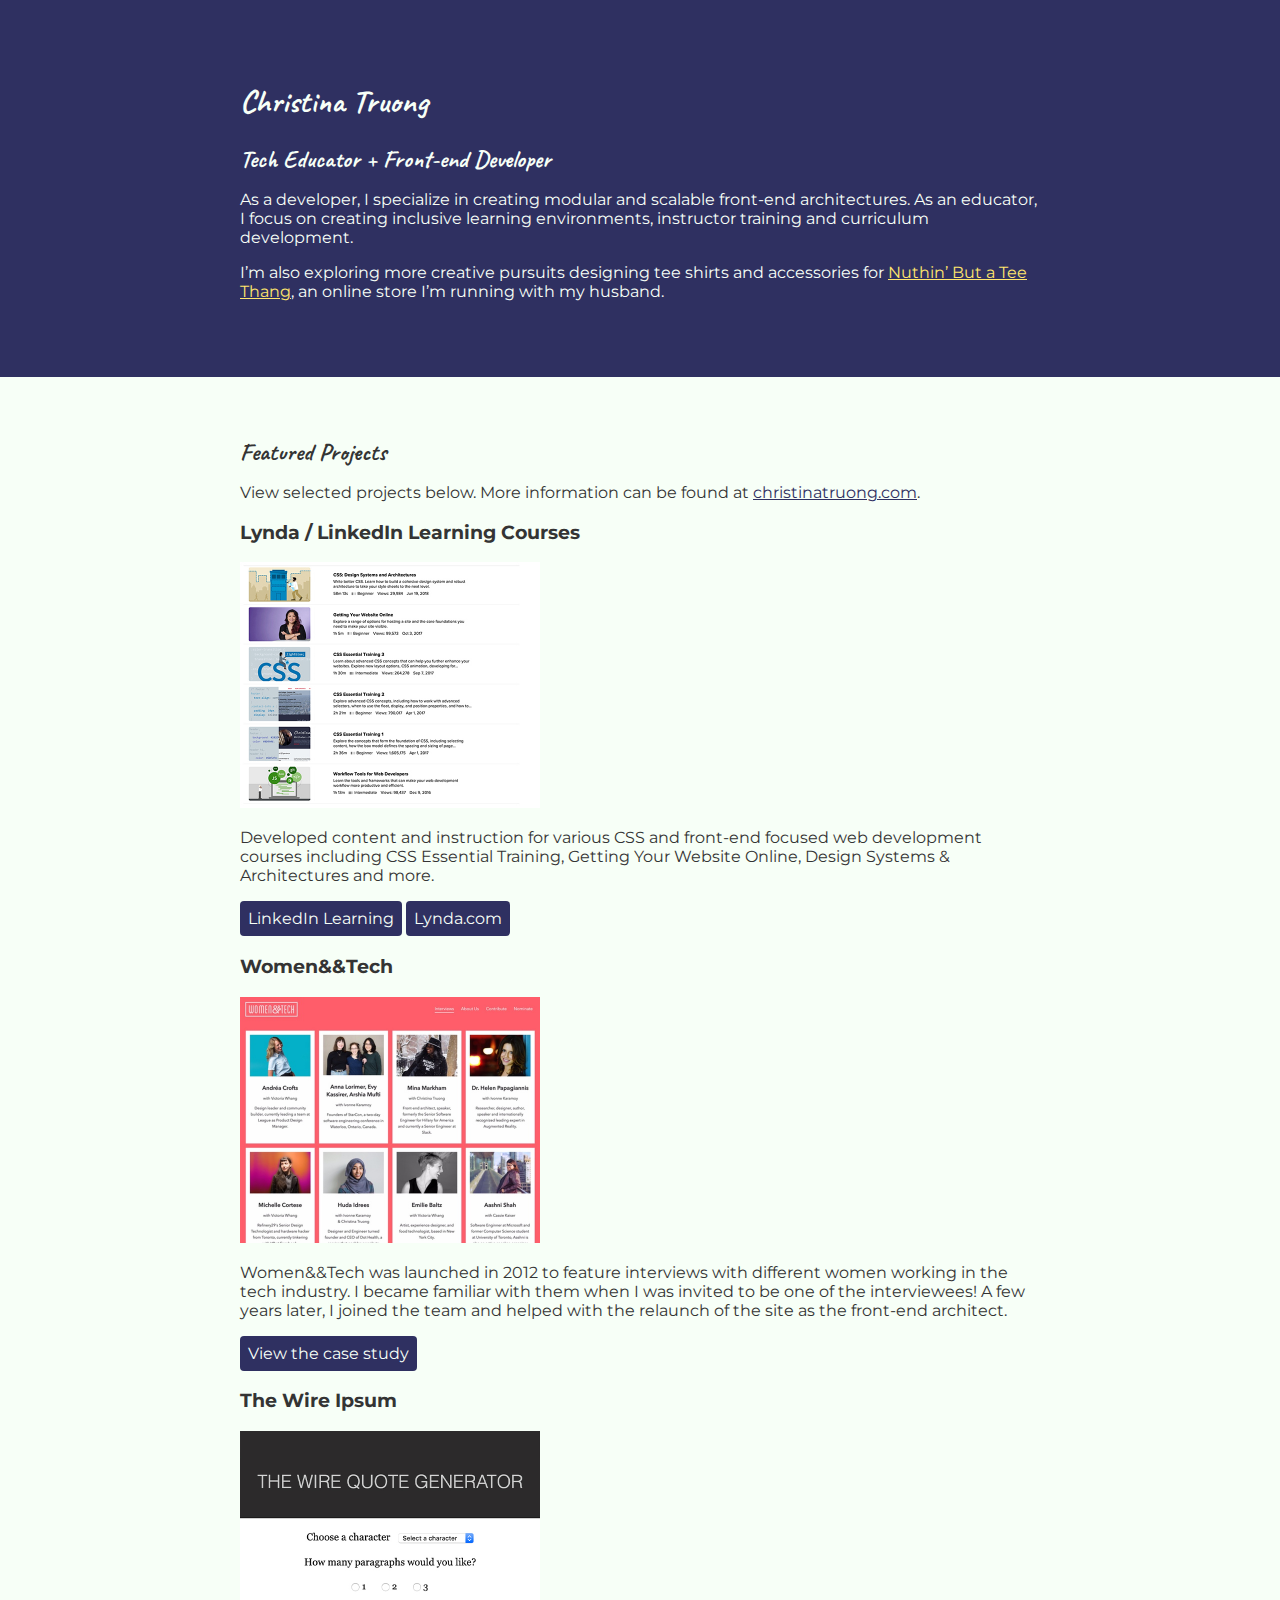
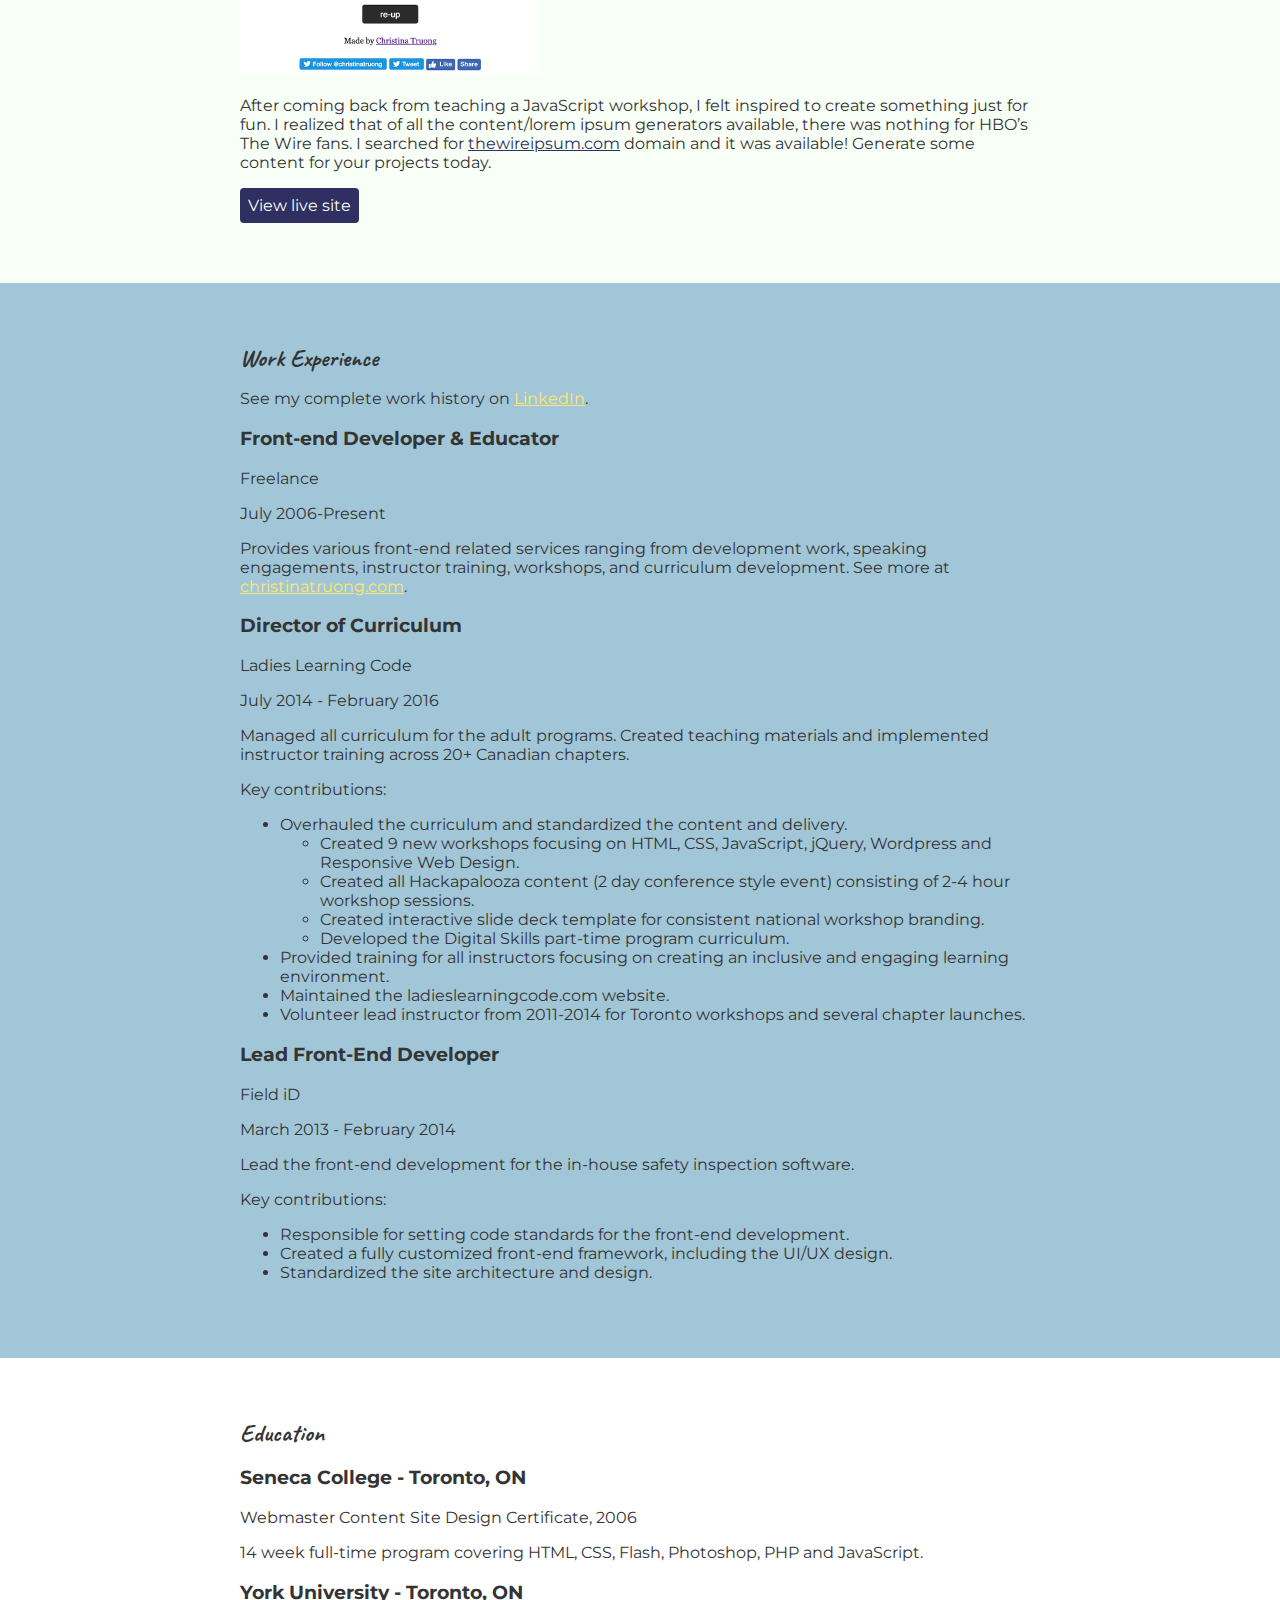
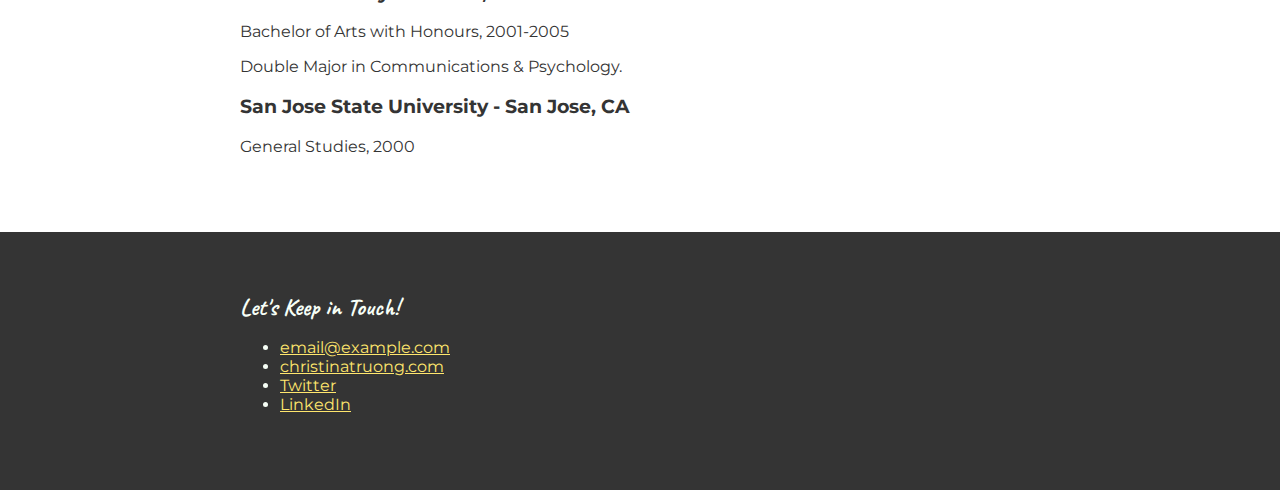
<file: CSS/Ch4/04_10/css-portfolio/index.html>
<!DOCTYPE html>
<html lang="en">
  <head>
    <meta charset="UTF-8">
    <meta name="viewport" content="width=device-width, initial-scale=1.0">
    <title>Christina Truong, Tech Educator + Front-end Developer</title>
    <link href="https://fonts.googleapis.com/css?family=Caveat|Montserrat:400,600&display=swap" rel="stylesheet"> 
    <link rel="stylesheet" href="css/styles.css">
  </head>
  <body>
    <main>
      <!-- ***************  ABOUT / PROFILE  **************** -->
      <header>
        <div class="content-wrap">
          <h1>Christina Truong</h1>
          <h2>Tech Educator + Front-end Developer</h2>

          <p>As a developer, I specialize in creating modular and scalable front-end architectures. As an educator, I focus on creating inclusive learning environments, instructor training and curriculum development.</p>
          <p>I’m also exploring more creative pursuits designing tee shirts and accessories for <a href="http://teethang.com" target="_blank">Nuthin’ But a Tee Thang</a>, an online store I’m running with my husband.</p>
        </div>
      </header>

      <!-- ************ PROJECTS / PORTFOLIO  ************** -->
      <section class="projects">
        <div class="content-wrap">
          <h2>Featured Projects</h2>
          <p>View selected projects below. More information can be found at <a href="http://christinatruong.com">christinatruong.com</a>.</p>

          <!-- Project 1 -->
          <section>
            <h3>Lynda / LinkedIn Learning Courses</h3>
            <img src="images/project-courses.jpg" alt="Lynda & LinkedIn Learning course list">
            <p>Developed content and instruction for various CSS and front-end focused web development courses including CSS Essential Training, Getting Your Website Online, Design Systems & Architectures and more.</p>
            <a class="btn" href="https://www.linkedin.com/learning/instructors/christina-truong?u=2125562" target="_blank">LinkedIn Learning</a>
            <a class="btn" href="https://www.lynda.com/Christina-Truong/7842227-1.html">Lynda.com</a>
          </section>

          <!-- Project 2 -->
          <section>
            <h3>Women&&Tech</h3>
            <img src="images/project-women-tech.jpg" alt="Women and Tech website">
            <p>Women&&Tech was launched in 2012 to feature interviews with different women working in the tech industry. I became familiar with them when I was invited to be one of the interviewees! A few years later, I joined the team and helped with the relaunch of the site as the front-end architect.</p>
            <a class="btn" href="http://christinatruong.com/projects/women-and-tech-redesign.html" target="_blank">View the case study</a>
          </section>

          <!-- Project 3 -->
          <section>
            <h3>The Wire Ipsum</h3>
            <img src="images/project-wire-ipsum.jpg" alt="The Wire Ipsum website">
            <p>After coming back from teaching a JavaScript workshop, I felt inspired to create something just for fun. I realized that of all the content/lorem ipsum generators available, there was nothing for HBO’s The Wire fans. I searched for <a href="http://thewireipsum.com" target="_blank">thewireipsum.com</a> domain and it was available! Generate some content for your projects today.</p>
            <a class="btn" href="http://thewireipsum.com" target="_blank">View live site</a>
          </section>
        </div>
      </section>

      <!-- ****************  WORK EXPERIENCE  ******************** -->
      <section class="work-experience">
        <div class="content-wrap">
          <h2>Work Experience</h2>
          <p>See my complete work history on <a href="https://www.linkedin.com/in/christinatruong/">LinkedIn</a>.</p>

          <!-- Job 1 -->
          <section>
            <h3>Front-end Developer & Educator</h3>
            <p>Freelance</p>
            <p>July 2006-Present</p>
            <p>Provides various front-end related services ranging from development work, speaking engagements, instructor training, workshops, and curriculum development. See more at  <a href="http://christinatruong.com">christinatruong.com</a>.</p>
          </section>

          <!-- Job 2 -->
          <section>
            <h3>Director of Curriculum</h3>
            <p>Ladies Learning Code</p>
            <p>July 2014 - February 2016</p>
            <p>Managed all curriculum for the adult programs. Created teaching materials and implemented instructor training across 20+ Canadian chapters.</p>
            <p>Key contributions:</p>
            <ul>
              <li>Overhauled the curriculum and standardized the content and delivery.
                <ul>
                  <li>Created 9 new workshops focusing on HTML, CSS, JavaScript, jQuery, Wordpress and Responsive Web Design.</li>
                  <li>Created all Hackapalooza content (2 day conference style event) consisting of 2-4 hour workshop sessions.</li>
                  <li>Created interactive slide deck template for consistent national workshop branding.</li>
                  <li>Developed the Digital Skills part-time program curriculum.</li>
                </ul>
              </li>
              <li>Provided training for all instructors focusing on creating an inclusive and engaging learning environment.</li>
              <li>Maintained the ladieslearningcode.com website.</li>
              <li>Volunteer lead instructor from 2011-2014 for Toronto workshops and several chapter launches.</li>
            </ul>
          </section>

          <!-- Job 3 -->
          <section>
            <h3>Lead Front-End Developer</h3>
            <p>Field iD</p>
            <p>March 2013 - February 2014</p>
            <p>Lead the front-end development for the in-house safety inspection software.</p>
            <p>Key contributions:</p>
            <ul>
              <li>Responsible for setting code standards for the front-end development.</li>
              <li>Created a fully customized front-end framework, including the UI/UX design.</li>
              <li>Standardized the site architecture and design.</li>
            </ul>
          </section>
        </div>
      </section>

      <!-- *************  EDUCATION & CERTIFICATIONS *********** -->
      <section class="education">
        <div class="content-wrap">
          <h2>Education</h2>

          <section>
            <h3>Seneca College - Toronto, ON</h3>
            <p>Webmaster Content Site Design Certificate, 2006</p>
            <p>14 week full-time program covering HTML, CSS, Flash, Photoshop, PHP and JavaScript.</p>
          </section>

          <section>
            <h3>York University - Toronto, ON</h3>
            <p>Bachelor of Arts with Honours, 2001-2005</p>
            <p>Double Major in Communications & Psychology.</p>
          </section>

          <section>
            <h3>San Jose State University - San Jose, CA</h3>
            <p>General Studies, 2000</p>
          </section>
        </div>
      </section>

      <!-- ************  CONTACT INFO / SOCIAL MEDIA  ************ -->
      <footer>
        <div class="content-wrap">
          <h2>Let's Keep in Touch!</h2>

          <!-- Social media and contact links. Add or remove any networks. -->
          <ul>
            <li><a href="mailto:email@example.com">email@example.com</a></li>
            <li><a href="http://christinatruong.com" target="_blank">christinatruong.com</a></li>
            <li><a href="http://twitter.com/christinatruong" target="_blank">Twitter</a></li>
            <li><a href="#" target="_blank">LinkedIn</a></li>
          </ul>
        </div>
      </footer>
    </main>
  </body>
</html>
</file>
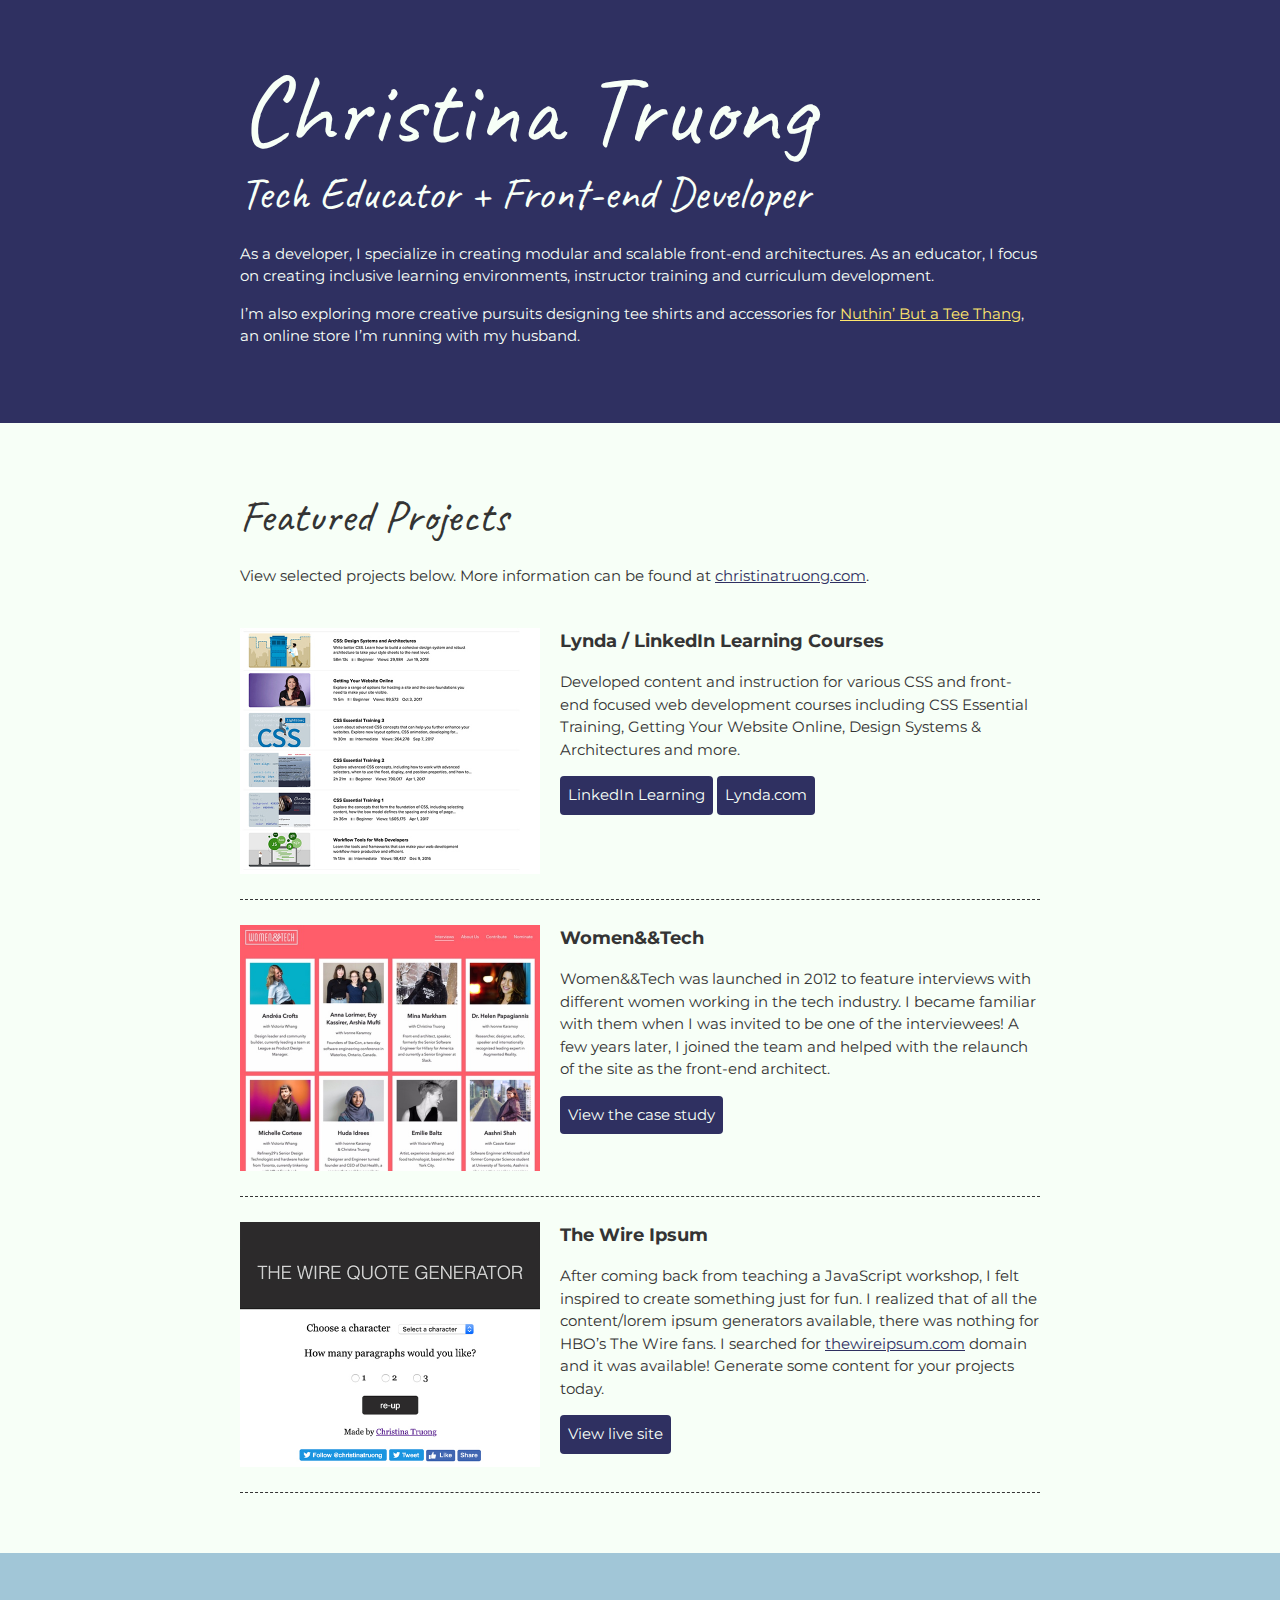
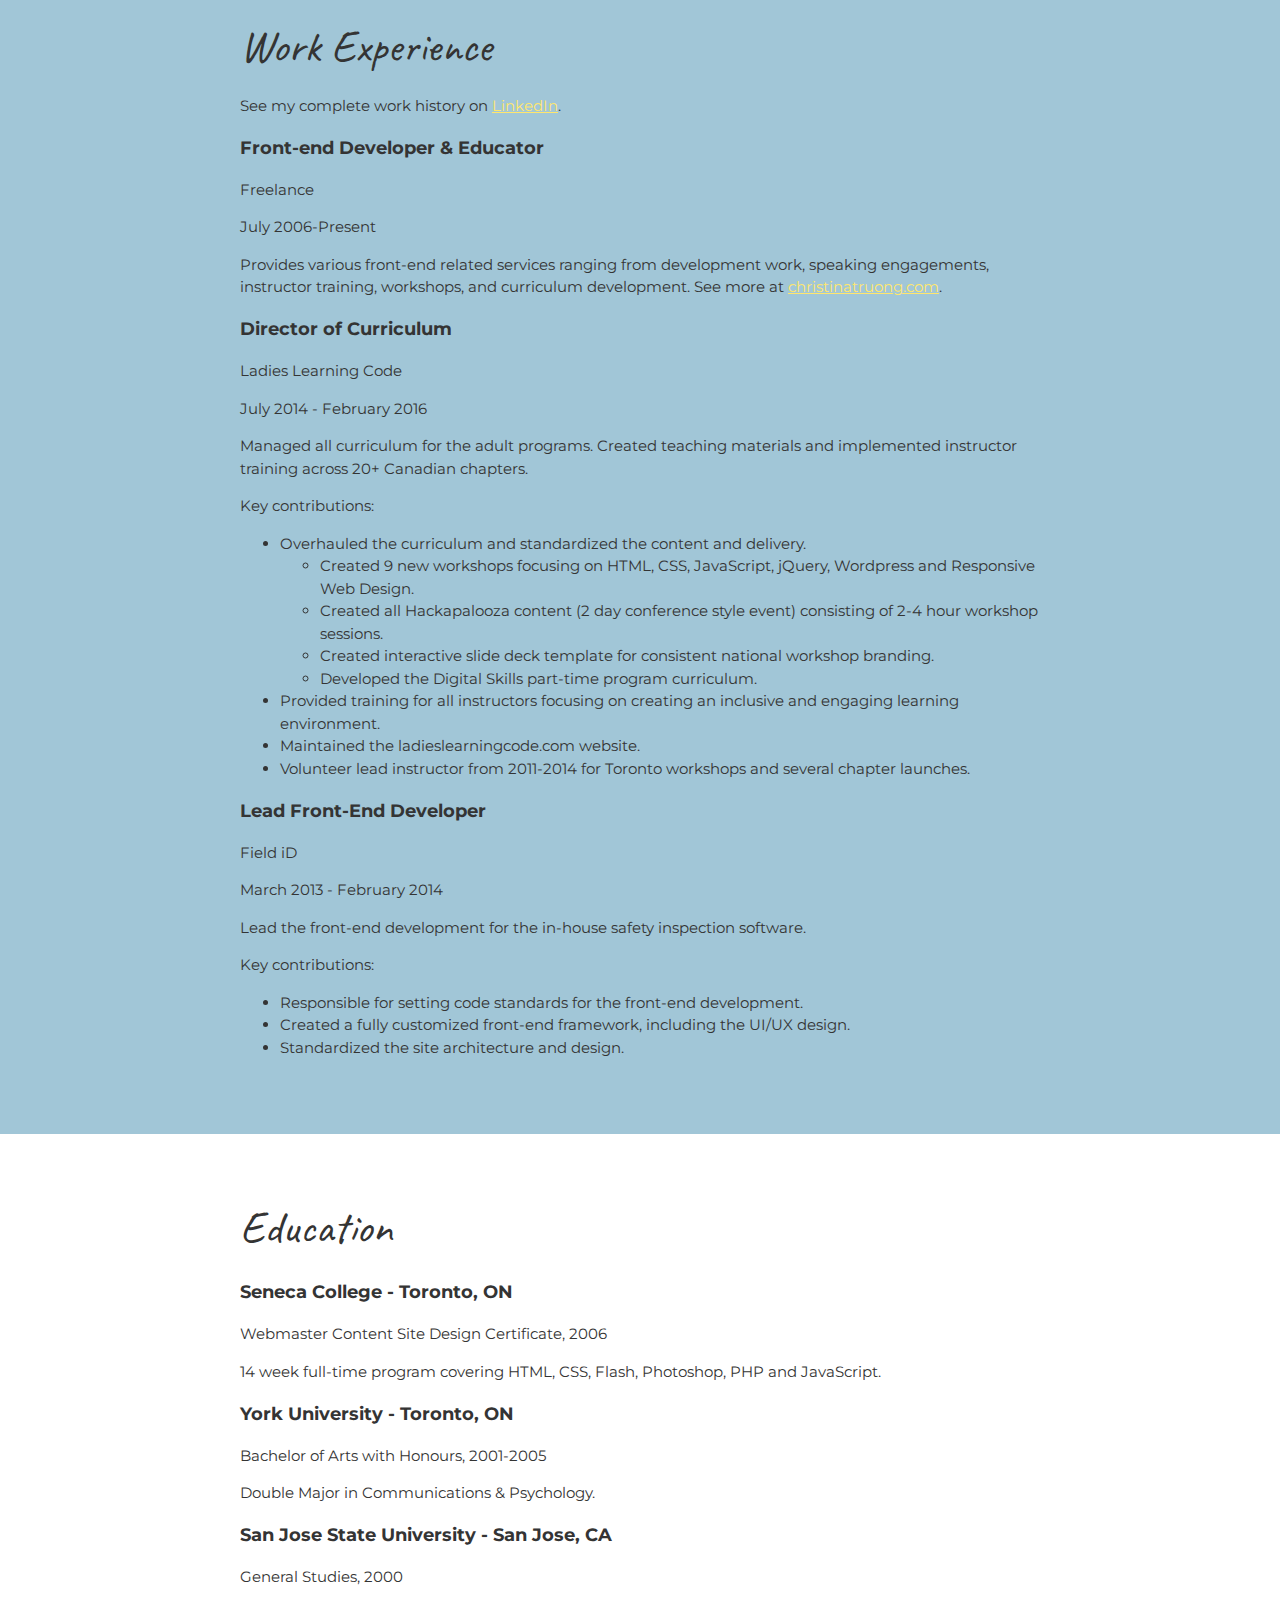
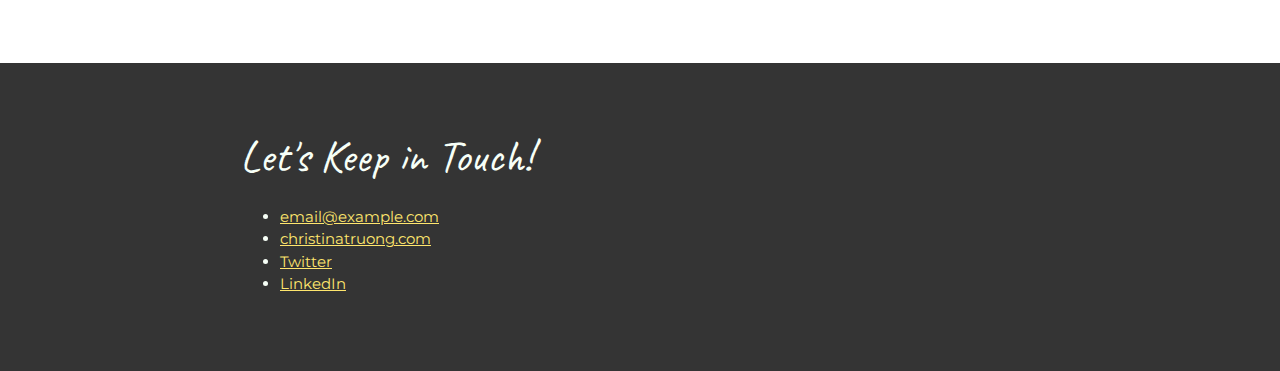
<file: CSS/Ch6/06_07/css-portfolio/index.html>
<!DOCTYPE html>
<html lang="en">
  <head>
    <meta charset="UTF-8">
    <meta name="viewport" content="width=device-width, initial-scale=1.0">
    <title>Christina Truong, Tech Educator + Front-end Developer</title>
    <link href="https://fonts.googleapis.com/css?family=Caveat|Montserrat:400,600&display=swap" rel="stylesheet">
    <link rel="stylesheet" href="css/styles.css">
  </head>
  <body>
    <main>
      <!-- ***************  ABOUT / PROFILE  **************** -->
      <header>
        <div class="content-wrap">
          <h1>Christina Truong</h1>
          <h2>Tech Educator + Front-end Developer</h2>

          <p>As a developer, I specialize in creating modular and scalable front-end architectures. As an educator, I focus on creating inclusive learning environments, instructor training and curriculum development.</p>
          <p>I’m also exploring more creative pursuits designing tee shirts and accessories for <a href="http://teethang.com" target="_blank">Nuthin’ But a Tee Thang</a>, an online store I’m running with my husband.</p>
        </div>
      </header>

      <!-- ************ PROJECTS / PORTFOLIO  ************** -->
      <section class="projects">
        <div class="content-wrap">
          <h2>Featured Projects</h2>
          <p>View selected projects below. More information can be found at <a href="http://christinatruong.com">christinatruong.com</a>.</p>

          <!-- Project 1 -->
          <section class="project-item">
            <img src="images/project-courses.jpg" alt="Lynda & LinkedIn Learning course list">
            <h3>Lynda / LinkedIn Learning Courses</h3>
            <p>Developed content and instruction for various CSS and front-end focused web development courses including CSS Essential Training, Getting Your Website Online, Design Systems & Architectures and more.</p>
            <a class="btn" href="https://www.linkedin.com/learning/instructors/christina-truong?u=2125562" target="_blank">LinkedIn Learning</a>
            <a class="btn" href="https://www.lynda.com/Christina-Truong/7842227-1.html">Lynda.com</a>
          </section>

          <!-- Project 2 -->
          <section class="project-item">
            <img src="images/project-women-tech.jpg" alt="Women and Tech website">
            <h3>Women&&Tech</h3>
            <p>Women&&Tech was launched in 2012 to feature interviews with different women working in the tech industry. I became familiar with them when I was invited to be one of the interviewees! A few years later, I joined the team and helped with the relaunch of the site as the front-end architect.</p>
            <a class="btn" href="http://christinatruong.com/projects/women-and-tech-redesign.html" target="_blank">View the case study</a>
          </section>

          <!-- Project 3 -->
          <section class="project-item">
            <img src="images/project-wire-ipsum.jpg" alt="The Wire Ipsum website">
            <h3>The Wire Ipsum</h3>
            <p>After coming back from teaching a JavaScript workshop, I felt inspired to create something just for fun. I realized that of all the content/lorem ipsum generators available, there was nothing for HBO’s The Wire fans. I searched for <a href="http://thewireipsum.com" target="_blank">thewireipsum.com</a> domain and it was available! Generate some content for your projects today.</p>
            <a class="btn" href="http://thewireipsum.com" target="_blank">View live site</a>
          </section>
        </div>
      </section>

      <!-- ****************  WORK EXPERIENCE  ******************** -->
      <section class="work-experience">
        <div class="content-wrap">
          <h2>Work Experience</h2>
          <p>See my complete work history on <a href="https://www.linkedin.com/in/christinatruong/">LinkedIn</a>.</p>

          <!-- Job 1 -->
          <section>
            <h3>Front-end Developer & Educator</h3>
            <p>Freelance</p>
            <p>July 2006-Present</p>
            <p>Provides various front-end related services ranging from development work, speaking engagements, instructor training, workshops, and curriculum development. See more at  <a href="http://christinatruong.com">christinatruong.com</a>.</p>
          </section>

          <!-- Job 2 -->
          <section>
            <h3>Director of Curriculum</h3>
            <p>Ladies Learning Code</p>
            <p>July 2014 - February 2016</p>
            <p>Managed all curriculum for the adult programs. Created teaching materials and implemented instructor training across 20+ Canadian chapters.</p>
            <p>Key contributions:</p>
            <ul>
              <li>Overhauled the curriculum and standardized the content and delivery.
                <ul>
                  <li>Created 9 new workshops focusing on HTML, CSS, JavaScript, jQuery, Wordpress and Responsive Web Design.</li>
                  <li>Created all Hackapalooza content (2 day conference style event) consisting of 2-4 hour workshop sessions.</li>
                  <li>Created interactive slide deck template for consistent national workshop branding.</li>
                  <li>Developed the Digital Skills part-time program curriculum.</li>
                </ul>
              </li>
              <li>Provided training for all instructors focusing on creating an inclusive and engaging learning environment.</li>
              <li>Maintained the ladieslearningcode.com website.</li>
              <li>Volunteer lead instructor from 2011-2014 for Toronto workshops and several chapter launches.</li>
            </ul>
          </section>

          <!-- Job 3 -->
          <section>
            <h3>Lead Front-End Developer</h3>
            <p>Field iD</p>
            <p>March 2013 - February 2014</p>
            <p>Lead the front-end development for the in-house safety inspection software.</p>
            <p>Key contributions:</p>
            <ul>
              <li>Responsible for setting code standards for the front-end development.</li>
              <li>Created a fully customized front-end framework, including the UI/UX design.</li>
              <li>Standardized the site architecture and design.</li>
            </ul>
          </section>
        </div>
      </section>

      <!-- *************  EDUCATION & CERTIFICATIONS *********** -->
      <section class="education">
        <div class="content-wrap">
          <h2>Education</h2>

          <section>
            <h3>Seneca College - Toronto, ON</h3>
            <p>Webmaster Content Site Design Certificate, 2006</p>
            <p>14 week full-time program covering HTML, CSS, Flash, Photoshop, PHP and JavaScript.</p>
          </section>

          <section>
            <h3>York University - Toronto, ON</h3>
            <p>Bachelor of Arts with Honours, 2001-2005</p>
            <p>Double Major in Communications & Psychology.</p>
          </section>

          <section>
            <h3>San Jose State University - San Jose, CA</h3>
            <p>General Studies, 2000</p>
          </section>
        </div>
      </section>

      <!-- ************  CONTACT INFO / SOCIAL MEDIA  ************ -->
      <footer>
        <div class="content-wrap">
          <h2>Let's Keep in Touch!</h2>

          <!-- Social media and contact links. Add or remove any networks. -->
          <ul>
            <li><a href="mailto:email@example.com">email@example.com</a></li>
            <li><a href="http://christinatruong.com" target="_blank">christinatruong.com</a></li>
            <li><a href="http://twitter.com/christinatruong" target="_blank">Twitter</a></li>
            <li><a href="#" target="_blank">LinkedIn</a></li>
          </ul>
        </div>
      </footer>
    </main>
  </body>
</html>
</file>
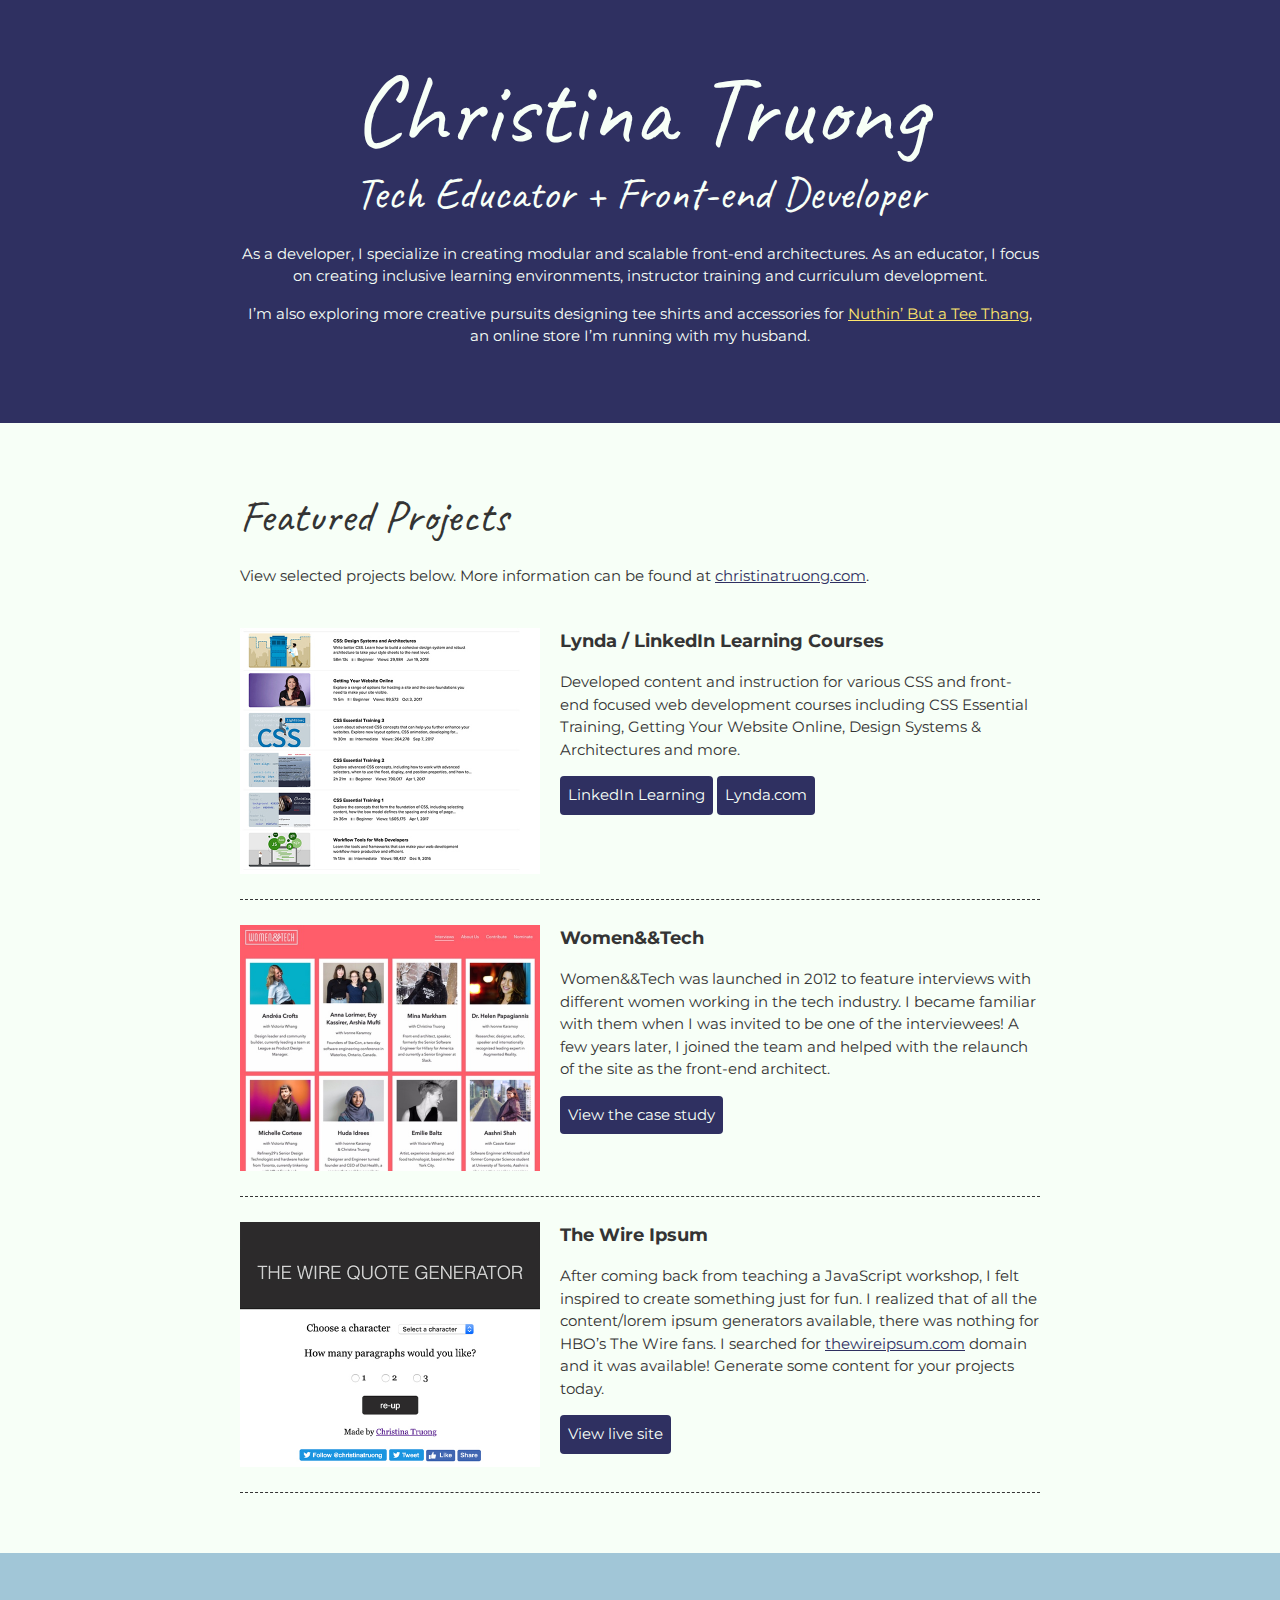
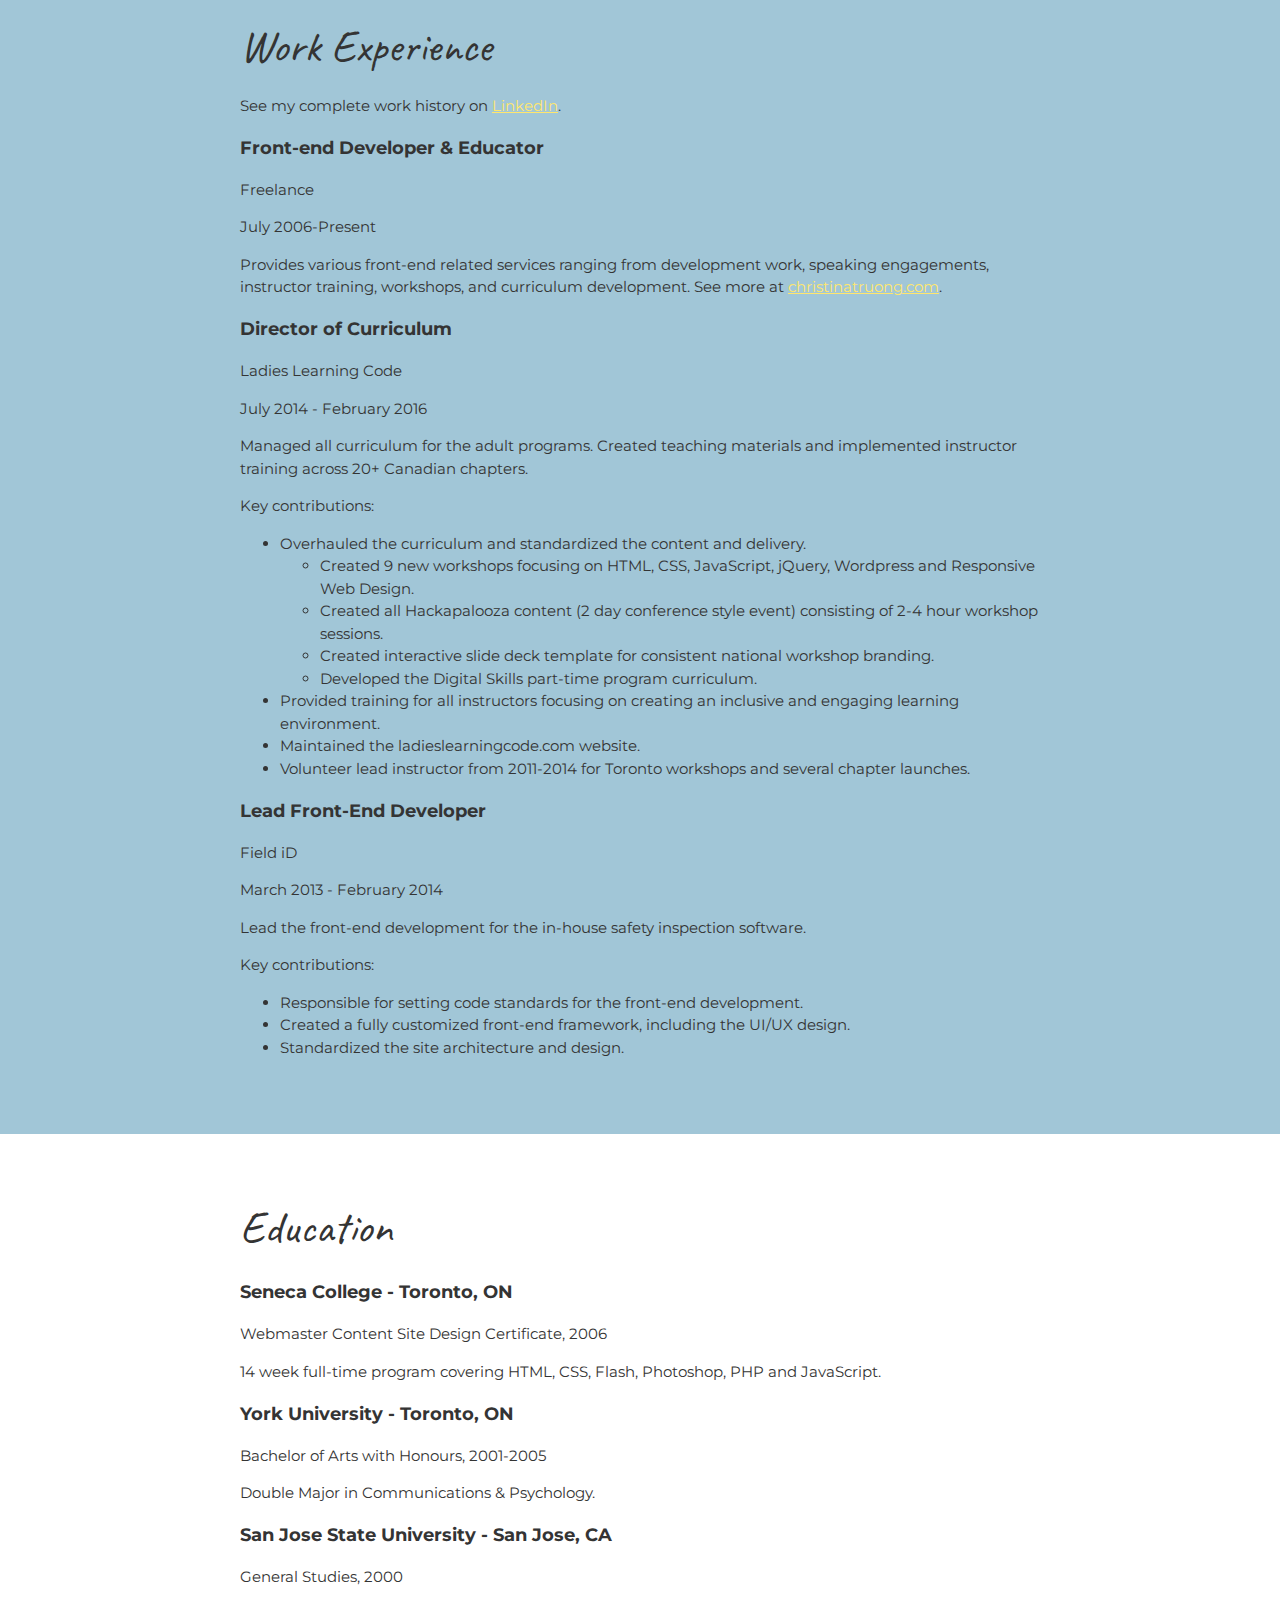
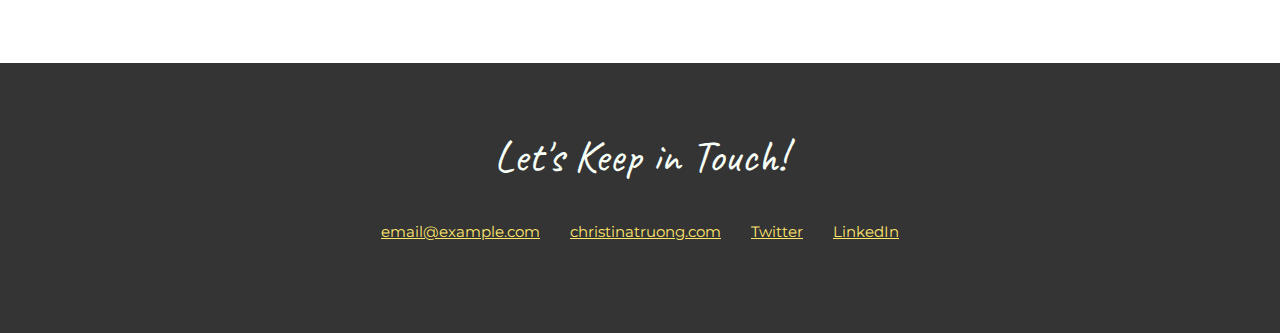
<file: CSS/Ch6/06_12/css-portfolio/index.html>
<!DOCTYPE html>
<html lang="en">
  <head>
    <meta charset="UTF-8">
    <meta name="viewport" content="width=device-width, initial-scale=1.0">
    <title>Christina Truong, Tech Educator + Front-end Developer</title>
    <link href="https://fonts.googleapis.com/css?family=Caveat|Montserrat:400,600&display=swap" rel="stylesheet">
    <link rel="stylesheet" href="css/styles.css">
  </head>
  <body>
    <main>
      <!-- ***************  ABOUT / PROFILE  **************** -->
      <header>
        <div class="content-wrap">
          <h1>Christina Truong</h1>
          <h2>Tech Educator + Front-end Developer</h2>

          <p>As a developer, I specialize in creating modular and scalable front-end architectures. As an educator, I focus on creating inclusive learning environments, instructor training and curriculum development.</p>
          <p>I’m also exploring more creative pursuits designing tee shirts and accessories for <a href="http://teethang.com" target="_blank">Nuthin’ But a Tee Thang</a>, an online store I’m running with my husband.</p>
        </div>
      </header>

      <!-- ************ PROJECTS / PORTFOLIO  ************** -->
      <section class="projects">
        <div class="content-wrap">
          <h2>Featured Projects</h2>
          <p>View selected projects below. More information can be found at <a href="http://christinatruong.com">christinatruong.com</a>.</p>

          <!-- Project 1 -->
          <section class="project-item">
            <img src="images/project-courses.jpg" alt="Lynda & LinkedIn Learning course list">
            <h3>Lynda / LinkedIn Learning Courses</h3>
            <p>Developed content and instruction for various CSS and front-end focused web development courses including CSS Essential Training, Getting Your Website Online, Design Systems & Architectures and more.</p>
            <a class="btn" href="https://www.linkedin.com/learning/instructors/christina-truong?u=2125562" target="_blank">LinkedIn Learning</a>
            <a class="btn" href="https://www.lynda.com/Christina-Truong/7842227-1.html">Lynda.com</a>
          </section>

          <!-- Project 2 -->
          <section class="project-item">
            <img src="images/project-women-tech.jpg" alt="Women and Tech website">
            <h3>Women&&Tech</h3>
            <p>Women&&Tech was launched in 2012 to feature interviews with different women working in the tech industry. I became familiar with them when I was invited to be one of the interviewees! A few years later, I joined the team and helped with the relaunch of the site as the front-end architect.</p>
            <a class="btn" href="http://christinatruong.com/projects/women-and-tech-redesign.html" target="_blank">View the case study</a>
          </section>

          <!-- Project 3 -->
          <section class="project-item">
            <img src="images/project-wire-ipsum.jpg" alt="The Wire Ipsum website">
            <h3>The Wire Ipsum</h3>
            <p>After coming back from teaching a JavaScript workshop, I felt inspired to create something just for fun. I realized that of all the content/lorem ipsum generators available, there was nothing for HBO’s The Wire fans. I searched for <a href="http://thewireipsum.com" target="_blank">thewireipsum.com</a> domain and it was available! Generate some content for your projects today.</p>
            <a class="btn" href="http://thewireipsum.com" target="_blank">View live site</a>
          </section>
        </div>
      </section>

      <!-- ****************  WORK EXPERIENCE  ******************** -->
      <section class="work-experience">
        <div class="content-wrap">
          <h2>Work Experience</h2>
          <p>See my complete work history on <a href="https://www.linkedin.com/in/christinatruong/">LinkedIn</a>.</p>

          <!-- Job 1 -->
          <section>
            <h3>Front-end Developer & Educator</h3>
            <p>Freelance</p>
            <p>July 2006-Present</p>
            <p>Provides various front-end related services ranging from development work, speaking engagements, instructor training, workshops, and curriculum development. See more at  <a href="http://christinatruong.com">christinatruong.com</a>.</p>
          </section>

          <!-- Job 2 -->
          <section>
            <h3>Director of Curriculum</h3>
            <p>Ladies Learning Code</p>
            <p>July 2014 - February 2016</p>
            <p>Managed all curriculum for the adult programs. Created teaching materials and implemented instructor training across 20+ Canadian chapters.</p>
            <p>Key contributions:</p>
            <ul>
              <li>Overhauled the curriculum and standardized the content and delivery.
                <ul>
                  <li>Created 9 new workshops focusing on HTML, CSS, JavaScript, jQuery, Wordpress and Responsive Web Design.</li>
                  <li>Created all Hackapalooza content (2 day conference style event) consisting of 2-4 hour workshop sessions.</li>
                  <li>Created interactive slide deck template for consistent national workshop branding.</li>
                  <li>Developed the Digital Skills part-time program curriculum.</li>
                </ul>
              </li>
              <li>Provided training for all instructors focusing on creating an inclusive and engaging learning environment.</li>
              <li>Maintained the ladieslearningcode.com website.</li>
              <li>Volunteer lead instructor from 2011-2014 for Toronto workshops and several chapter launches.</li>
            </ul>
          </section>

          <!-- Job 3 -->
          <section>
            <h3>Lead Front-End Developer</h3>
            <p>Field iD</p>
            <p>March 2013 - February 2014</p>
            <p>Lead the front-end development for the in-house safety inspection software.</p>
            <p>Key contributions:</p>
            <ul>
              <li>Responsible for setting code standards for the front-end development.</li>
              <li>Created a fully customized front-end framework, including the UI/UX design.</li>
              <li>Standardized the site architecture and design.</li>
            </ul>
          </section>
        </div>
      </section>

      <!-- *************  EDUCATION & CERTIFICATIONS *********** -->
      <section class="education">
        <div class="content-wrap">
          <h2>Education</h2>

          <section>
            <h3>Seneca College - Toronto, ON</h3>
            <p>Webmaster Content Site Design Certificate, 2006</p>
            <p>14 week full-time program covering HTML, CSS, Flash, Photoshop, PHP and JavaScript.</p>
          </section>

          <section>
            <h3>York University - Toronto, ON</h3>
            <p>Bachelor of Arts with Honours, 2001-2005</p>
            <p>Double Major in Communications & Psychology.</p>
          </section>

          <section>
            <h3>San Jose State University - San Jose, CA</h3>
            <p>General Studies, 2000</p>
          </section>
        </div>
      </section>

      <!-- ************  CONTACT INFO / SOCIAL MEDIA  ************ -->
      <footer>
        <div class="content-wrap">
          <h2>Let's Keep in Touch!</h2>

          <!-- Social media and contact links. Add or remove any networks. -->
          <ul class="contact-list">
            <li><a href="mailto:email@example.com">email@example.com</a></li>
            <li><a href="http://christinatruong.com" target="_blank">christinatruong.com</a></li>
            <li><a href="http://twitter.com/christinatruong" target="_blank">Twitter</a></li>
            <li><a href="#" target="_blank">LinkedIn</a></li>
          </ul>
        </div>
      </footer>
    </main>
  </body>
</html>
</file>
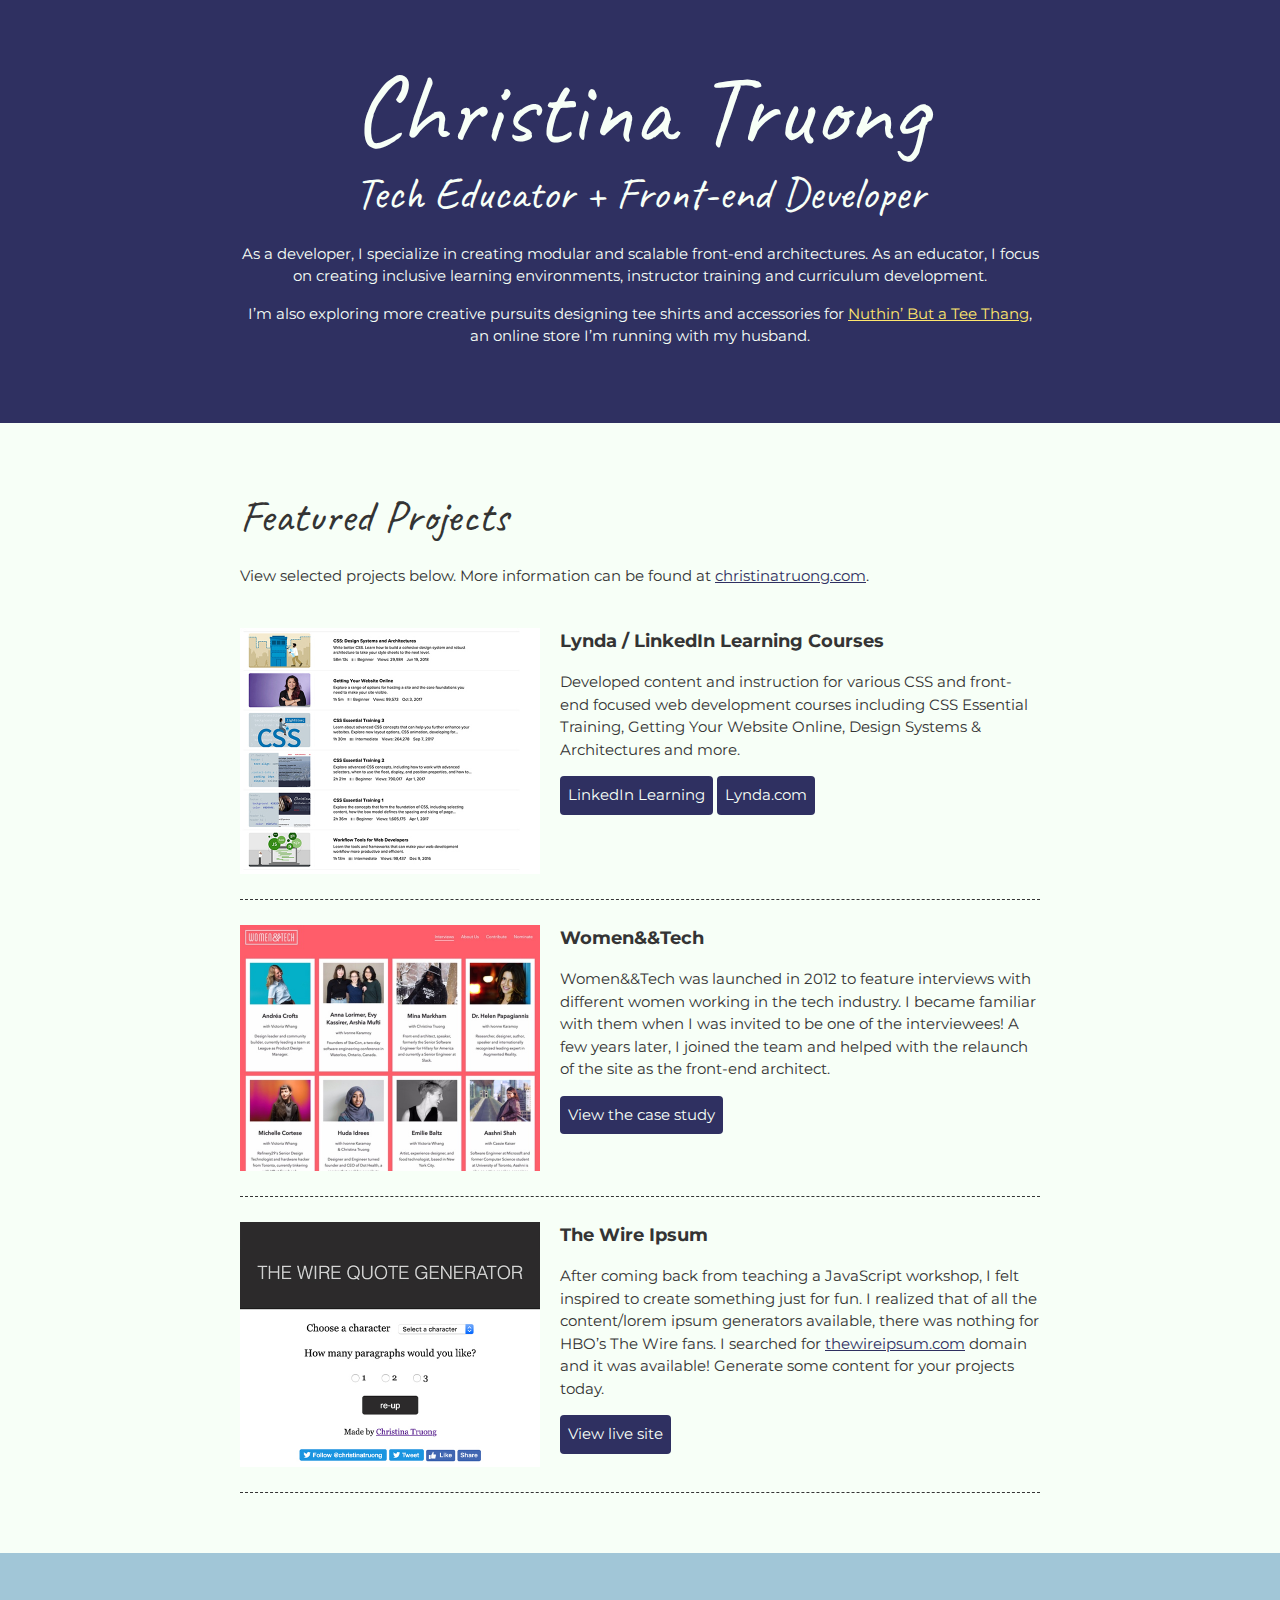
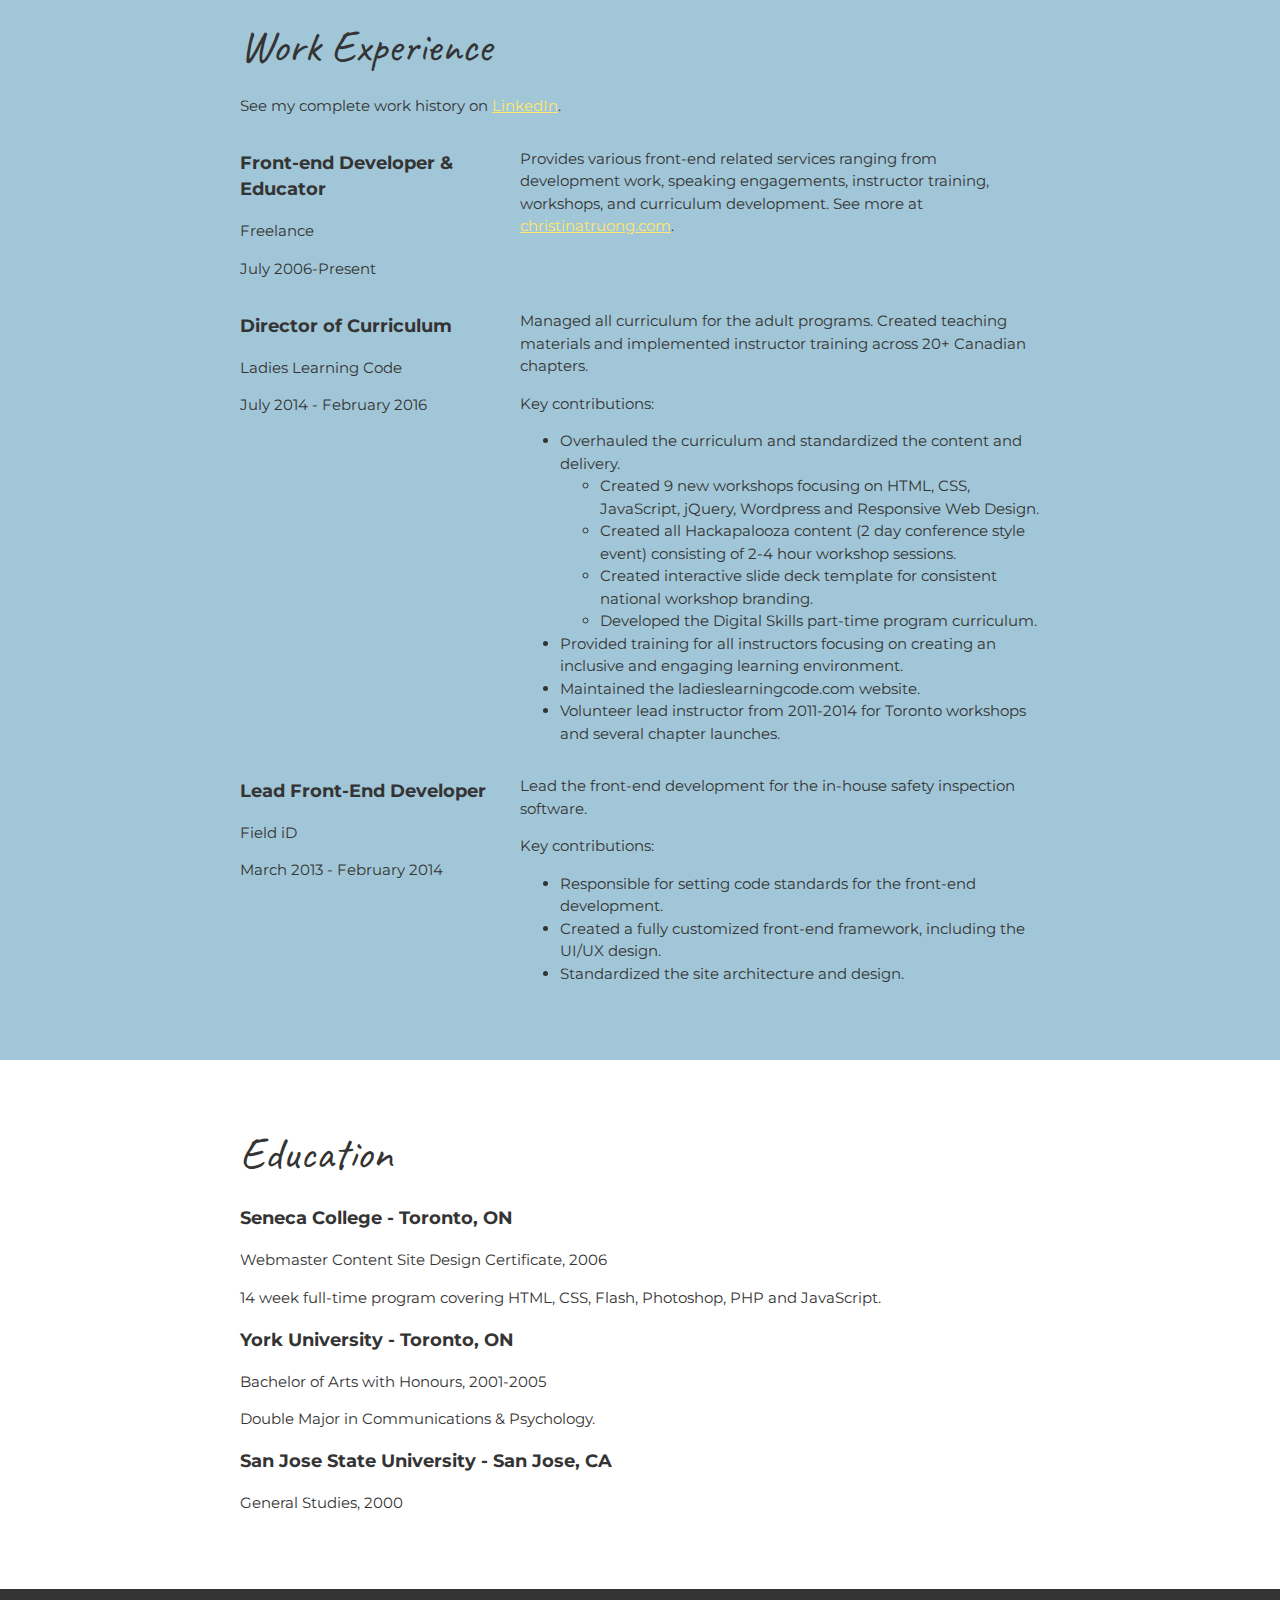
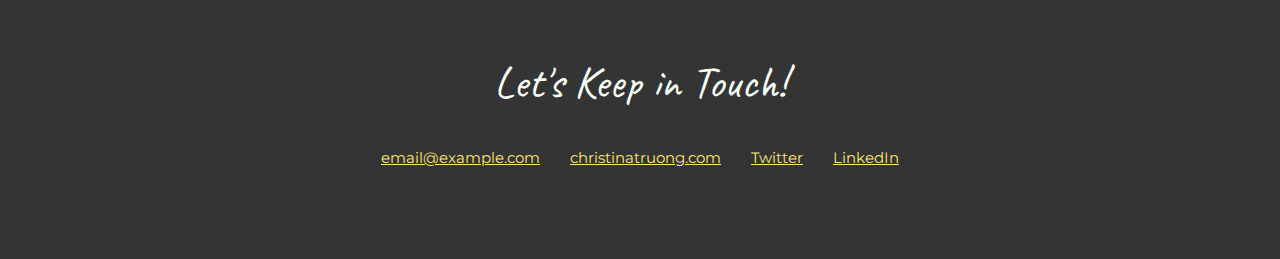
<file: CSS/Ch7/07_03/css-portfolio/index.html>
<!DOCTYPE html>
<html lang="en">
  <head>
    <meta charset="UTF-8">
    <meta name="viewport" content="width=device-width, initial-scale=1.0">
    <title>Christina Truong, Tech Educator + Front-end Developer</title>
    <link href="https://fonts.googleapis.com/css?family=Caveat|Montserrat:400,600&display=swap" rel="stylesheet">
    <link rel="stylesheet" href="css/styles.css">
  </head>
  <body>
    <main>
      <!-- ***************  ABOUT / PROFILE  **************** -->
      <header>
        <div class="content-wrap">
          <h1>Christina Truong</h1>
          <h2>Tech Educator + Front-end Developer</h2>

          <p>As a developer, I specialize in creating modular and scalable front-end architectures. As an educator, I focus on creating inclusive learning environments, instructor training and curriculum development.</p>
          <p>I’m also exploring more creative pursuits designing tee shirts and accessories for <a href="http://teethang.com" target="_blank">Nuthin’ But a Tee Thang</a>, an online store I’m running with my husband.</p>
        </div>
      </header>

      <!-- ************ PROJECTS / PORTFOLIO  ************** -->
      <section class="projects">
        <div class="content-wrap">
          <h2>Featured Projects</h2>
          <p>View selected projects below. More information can be found at <a href="http://christinatruong.com">christinatruong.com</a>.</p>

          <!-- Project 1 -->
          <section class="project-item">
            <img src="images/project-courses.jpg" alt="Lynda & LinkedIn Learning course list">
            <h3>Lynda / LinkedIn Learning Courses</h3>
            <p>Developed content and instruction for various CSS and front-end focused web development courses including CSS Essential Training, Getting Your Website Online, Design Systems & Architectures and more.</p>
            <a class="btn" href="https://www.linkedin.com/learning/instructors/christina-truong?u=2125562" target="_blank">LinkedIn Learning</a>
            <a class="btn" href="https://www.lynda.com/Christina-Truong/7842227-1.html">Lynda.com</a>
          </section>

          <!-- Project 2 -->
          <section class="project-item">
            <img src="images/project-women-tech.jpg" alt="Women and Tech website">
            <h3>Women&&Tech</h3>
            <p>Women&&Tech was launched in 2012 to feature interviews with different women working in the tech industry. I became familiar with them when I was invited to be one of the interviewees! A few years later, I joined the team and helped with the relaunch of the site as the front-end architect.</p>
            <a class="btn" href="http://christinatruong.com/projects/women-and-tech-redesign.html" target="_blank">View the case study</a>
          </section>

          <!-- Project 3 -->
          <section class="project-item">
            <img src="images/project-wire-ipsum.jpg" alt="The Wire Ipsum website">
            <h3>The Wire Ipsum</h3>
            <p>After coming back from teaching a JavaScript workshop, I felt inspired to create something just for fun. I realized that of all the content/lorem ipsum generators available, there was nothing for HBO’s The Wire fans. I searched for <a href="http://thewireipsum.com" target="_blank">thewireipsum.com</a> domain and it was available! Generate some content for your projects today.</p>
            <a class="btn" href="http://thewireipsum.com" target="_blank">View live site</a>
          </section>
        </div>
      </section>

      <!-- ****************  WORK EXPERIENCE  ******************** -->
      <section class="work-experience">
        <div class="content-wrap">
          <h2>Work Experience</h2>
          <p>See my complete work history on <a href="https://www.linkedin.com/in/christinatruong/">LinkedIn</a>.</p>

          <!-- Job 1 -->
          <section class="job-item">
            <div class="job-details">
              <h3>Front-end Developer & Educator</h3>
              <p>Freelance</p>
              <p>July 2006-Present</p>
            </div>
            <div class="job-summary">
              <p>Provides various front-end related services ranging from development work, speaking engagements, instructor training, workshops, and curriculum development. See more at  <a href="http://christinatruong.com">christinatruong.com</a>.</p>
            </div>
          </section>

          <!-- Job 2 -->
          <section class="job-item">
            <div class="job-details">
              <h3>Director of Curriculum</h3>
              <p>Ladies Learning Code</p>
              <p>July 2014 - February 2016</p>
            </div>
            <div class="job-summary">
              <p>Managed all curriculum for the adult programs. Created teaching materials and implemented instructor training across 20+ Canadian chapters.</p>
              <p>Key contributions:</p>
              <ul>
                <li>Overhauled the curriculum and standardized the content and delivery.
                  <ul>
                    <li>Created 9 new workshops focusing on HTML, CSS, JavaScript, jQuery, Wordpress and Responsive Web Design.</li>
                    <li>Created all Hackapalooza content (2 day conference style event) consisting of 2-4 hour workshop sessions.</li>
                    <li>Created interactive slide deck template for consistent national workshop branding.</li>
                    <li>Developed the Digital Skills part-time program curriculum.</li>
                  </ul>
                </li>
                <li>Provided training for all instructors focusing on creating an inclusive and engaging learning environment.</li>
                <li>Maintained the ladieslearningcode.com website.</li>
                <li>Volunteer lead instructor from 2011-2014 for Toronto workshops and several chapter launches.</li>
              </ul>
            </div>
          </section>

          <!-- Job 3 -->
          <section class="job-item">
            <div class="job-details">
              <h3>Lead Front-End Developer</h3>
              <p>Field iD</p>
              <p>March 2013 - February 2014</p>
            </div>
            <div class="job-summary">
              <p>Lead the front-end development for the in-house safety inspection software.</p>
              <p>Key contributions:</p>
              <ul>
                <li>Responsible for setting code standards for the front-end development.</li>
                <li>Created a fully customized front-end framework, including the UI/UX design.</li>
                <li>Standardized the site architecture and design.</li>
              </ul>
            </div>
          </section>
        </div>
      </section>

      <!-- *************  EDUCATION & CERTIFICATIONS *********** -->
      <section class="education">
        <div class="content-wrap">
          <h2>Education</h2>

          <section>
            <h3>Seneca College - Toronto, ON</h3>
            <p>Webmaster Content Site Design Certificate, 2006</p>
            <p>14 week full-time program covering HTML, CSS, Flash, Photoshop, PHP and JavaScript.</p>
          </section>

          <section>
            <h3>York University - Toronto, ON</h3>
            <p>Bachelor of Arts with Honours, 2001-2005</p>
            <p>Double Major in Communications & Psychology.</p>
          </section>

          <section>
            <h3>San Jose State University - San Jose, CA</h3>
            <p>General Studies, 2000</p>
          </section>
        </div>
      </section>

      <!-- ************  CONTACT INFO / SOCIAL MEDIA  ************ -->
      <footer>
        <div class="content-wrap">
          <h2>Let's Keep in Touch!</h2>

          <!-- Social media and contact links. Add or remove any networks. -->
          <ul class="contact-list">
            <li><a href="mailto:email@example.com">email@example.com</a></li>
            <li><a href="http://christinatruong.com" target="_blank">christinatruong.com</a></li>
            <li><a href="http://twitter.com/christinatruong" target="_blank">Twitter</a></li>
            <li><a href="#" target="_blank">LinkedIn</a></li>
          </ul>
        </div>
      </footer>
    </main>
  </body>
</html>
</file>
<file: CSS/portfolio/css/styles.css>
/* Global styles  */
/* -------------------------------- */

body {
    color: rgba(0, 0, 0, 0.8);
}


img { 
    width: 300px;
}

a {
    color: blueviolet;
}

a:hover {
    text-decoration: none;
}

/* Profile */
/* ------------------------------------- */
header {
    background: darkblue;
    color: azure;
}

/* Projects */
/* ------------------------------------------- */
.projects {
    background: whitesmoke;
}

.projects a {
    color:  whitesmoke;
    background: blue;
    text-decoration: none;
    padding: 7px;
    border-radius: 7px;
}

.projects a:hover {
    background: rgba(0,0,150,0);
}
/* Work Experience */
/* -------------------------------------------- */
.work_experience {
    background: lightblue;

}
/* Education */
/* ---------------------------------------------- */
.education {

}

/* Contact Info */
/* ------------------------------------------------ */

footer {
    background: darkgray;
    color: azure;

}
</file>
<file: CSS/Ch2/02_12/css-portfolio/css/styles.css>
img {
  width: 300px;
}
</file>
<file: CSS/Ch2/02_14/css-portfolio/css/styles.css>
/*
COLOR PALETTE
https://coolors.co/f7fff7-343434-2f3061-ffe66d-a1c6d7
#F7FFF7 - almost white
#343434 - dark gray - almost black
#2F3061 - blue dark
#FFE66D - yellow
#A1C6D7 - blue light
*/


/* Global styles
------------------------------------*/
body {
  color: #343434;
}
img {
  width: 300px;
}


/* Profile
------------------------------------*/
header {
  background: #2F3061;
  color: #F7FFF7;
}


/* Projects
------------------------------------*/
.projects {
  background: #F7FFF7;
}


/* Work Experience
------------------------------------*/
.work-experience {
  background: #A1C6D7;
}


/* Education
------------------------------------*/



/* Contact Info
------------------------------------*/
footer {
  background: #343434;
  color: #F7FFF7;
}
</file>
<file: CSS/Ch3/03_08/css-portfolio/css/styles.css>
/*
COLOR PALETTE
https://coolors.co/f7fff7-343434-2f3061-ffe66d-a1c6d7
#F7FFF7 - almost white
#343434 - dark gray - almost black
#2F3061 - blue dark
#FFE66D - yellow
#A1C6D7 - blue light
*/


/* Global styles
------------------------------------*/
body {
  color: #343434;
}
img {
  width: 300px;
}
a {
  color: #FFE66D;
}
a:hover {
  text-decoration: none;
}


/* Profile
------------------------------------*/
header {
  background: #2F3061;
  color: #F7FFF7;
}


/* Projects
------------------------------------*/
.projects {
  background: #F7FFF7;
}
.projects a {
  color: #2F3061;
}
.projects .btn {
  color: #F7FFF7;
  background: #2F3061;
  text-decoration: none;
  padding: 8px;
  border-radius: 4px;
}
.projects .btn:hover {
  background: rgba(47, 48, 97, 80%);
}


/* Work Experience
------------------------------------*/
.work-experience {
  background: #A1C6D7;
}


/* Education
------------------------------------*/



/* Contact Info
------------------------------------*/
footer {
  background: #343434;
  color: #F7FFF7;
}
</file>
<file: CSS/Ch3/03_09/css-portfolio/css/styles.css>
/*
COLOR PALETTE
https://coolors.co/f7fff7-343434-2f3061-ffe66d-a1c6d7
#F7FFF7 - almost white
#343434 - dark gray - almost black
#2F3061 - blue dark
#FFE66D - yellow
#A1C6D7 - blue light
*/


/* Global styles
------------------------------------*/
body {
  color: #343434;
  margin: 0;
  padding: 0;
}
img {
  width: 300px;
}
a {
  color: #FFE66D;
}
a:hover {
  text-decoration: none;
}
.content-wrap {
  width: 800px;
  margin: 0 auto;
}


/* Profile
------------------------------------*/
header {
  background: #2F3061;
  color: #F7FFF7;
}


/* Projects
------------------------------------*/
.projects {
  background: #F7FFF7;
}
.projects a {
  color: #2F3061;
}
.projects .btn {
  color: #F7FFF7;
  background: #2F3061;
  text-decoration: none;
  padding: 8px;
  border-radius: 4px;
}
.projects .btn:hover {
  background: rgba(47, 48, 97, 80%);
}


/* Work Experience
------------------------------------*/
.work-experience {
  background: #A1C6D7;
}


/* Education
------------------------------------*/



/* Contact Info
------------------------------------*/
footer {
  background: #343434;
  color: #F7FFF7;
}
</file>
<file: CSS/Ch4/04_10/css-portfolio/css/styles.css>
/*
COLOR PALETTE
https://coolors.co/f7fff7-343434-2f3061-ffe66d-a1c6d7
#F7FFF7 - almost white
#343434 - dark gray - almost black
#2F3061 - blue dark
#FFE66D - yellow
#A1C6D7 - blue light
*/


/* Global styles
------------------------------------*/
body {
  color: #343434;
  margin: 0;
  padding: 0;
  font-family: 'Montserrat', sans-serif;
}
img {
  width: 300px;
}
a {
  color: #FFE66D;
}
a:hover {
  text-decoration: none;
}
h2 {
  margin: 0;
}
h1, h2 {
  font-family: 'Caveat', cursive;
}
.content-wrap {
  width: 800px;
  margin: 0 auto;
  padding: 60px 0;
}



/* Profile
------------------------------------*/
header {
  background: #2F3061;
  color: #F7FFF7;
}


/* Projects
------------------------------------*/
.projects {
  background: #F7FFF7;
}
.projects a {
  color: #2F3061;
}
.projects .btn {
  color: #F7FFF7;
  background: #2F3061;
  text-decoration: none;
  padding: 8px;
  border-radius: 4px;
  display: inline-block;
}
.projects .btn:hover {
  background: rgba(47, 48, 97, 80%);
}


/* Work Experience
------------------------------------*/
.work-experience {
  background: #A1C6D7;
}


/* Education
------------------------------------*/



/* Contact Info
------------------------------------*/
footer {
  background: #343434;
  color: #F7FFF7;
}
</file>
<file: CSS/Ch6/06_07/css-portfolio/css/styles.css>
/*
COLOR PALETTE
https://coolors.co/f7fff7-343434-2f3061-ffe66d-a1c6d7
#F7FFF7 - almost white
#343434 - dark gray - almost black
#2F3061 - blue dark
#FFE66D - yellow
#A1C6D7 - blue light
*/


/* Global styles
------------------------------------*/
html {
  box-sizing: border-box;
}
*, *:before, *:after {
  box-sizing: inherit;
}

body {
  color: #343434;
  margin: 0;
  padding: 0;
  font-family: 'Montserrat', sans-serif;
  font-size: 15px;
  line-height: 1.5;
}
img {
  width: 300px;
}
a {
  color: #FFE66D;
}
a:hover {
  text-decoration: none;
}
h1 {
  font-size: 100px;
  line-height: 1;
}
h2 {
  font-size: 45px;
}
h1, h2 {
  font-family: 'Caveat', cursive;
  font-weight: 400;
  margin: 0;
}
.content-wrap {
  width: 800px;
  margin: 0 auto;
  padding: 60px 0;
}



/* Profile
------------------------------------*/
header {
  background: #2F3061;
  color: #F7FFF7;
}


/* Projects
------------------------------------*/
.projects {
  background: #F7FFF7;
}
.projects a {
  color: #2F3061;
}
.projects .btn {
  color: #F7FFF7;
  background: #2F3061;
  text-decoration: none;
  padding: 8px;
  border-radius: 4px;
  display: inline-block;
}
.projects .btn:hover {
  background: rgba(47, 48, 97, 80%);
}
.project-item {
  overflow: hidden;
  border-bottom: 1px dashed #343434;
  padding: 25px 0;
}
.project-item img {
  float: left;
  margin-right: 20px;
}
.project-item h3 {
  margin-top: 0;
}


/* Work Experience
------------------------------------*/
.work-experience {
  background: #A1C6D7;
}


/* Education
------------------------------------*/



/* Contact Info
------------------------------------*/
footer {
  background: #343434;
  color: #F7FFF7;
}
</file>
<file: CSS/Ch6/06_12/css-portfolio/css/styles.css>
/*
COLOR PALETTE
https://coolors.co/f7fff7-343434-2f3061-ffe66d-a1c6d7
#F7FFF7 - almost white
#343434 - dark gray - almost black
#2F3061 - blue dark
#FFE66D - yellow
#A1C6D7 - blue light
*/


/* Global styles
------------------------------------*/
html {
  box-sizing: border-box;
}
*, *:before, *:after {
  box-sizing: inherit;
}

body {
  color: #343434;
  margin: 0;
  padding: 0;
  font-family: 'Montserrat', sans-serif;
  font-size: 15px;
  line-height: 1.5;
}
img {
  width: 300px;
}
a {
  color: #FFE66D;
}
a:hover {
  text-decoration: none;
}
h1 {
  font-size: 100px;
  line-height: 1;
}
h2 {
  font-size: 45px;
}
h1, h2 {
  font-family: 'Caveat', cursive;
  font-weight: 400;
  margin: 0;
}
.content-wrap {
  width: 800px;
  margin: 0 auto;
  padding: 60px 0;
}



/* Profile
------------------------------------*/
header {
  background: #2F3061;
  color: #F7FFF7;
  text-align: center;
}


/* Projects
------------------------------------*/
.projects {
  background: #F7FFF7;
}
.projects a {
  color: #2F3061;
}
.projects .btn {
  color: #F7FFF7;
  background: #2F3061;
  text-decoration: none;
  padding: 8px;
  border-radius: 4px;
  display: inline-block;
}
.projects .btn:hover {
  background: rgba(47, 48, 97, 80%);
}
.project-item {
  overflow: hidden;
  border-bottom: 1px dashed #343434;
  padding: 25px 0;
}
.project-item img {
  float: left;
  margin-right: 20px;
}
.project-item h3 {
  margin-top: 0;
}


/* Work Experience
------------------------------------*/
.work-experience {
  background: #A1C6D7;
}


/* Education
------------------------------------*/



/* Contact Info
------------------------------------*/
footer {
  background: #343434;
  color: #F7FFF7;
  text-align: center;
}
.contact-list {
  list-style-type: none;
  padding: 0;
  display: flex;
  justify-content: center;
}
.contact-list a {
  padding: 15px;
  display: inline-block;
}
</file>
<file: CSS/Ch7/07_03/css-portfolio/css/styles.css>
/*
COLOR PALETTE
https://coolors.co/f7fff7-343434-2f3061-ffe66d-a1c6d7
#F7FFF7 - almost white
#343434 - dark gray - almost black
#2F3061 - blue dark
#FFE66D - yellow
#A1C6D7 - blue light
*/


/* Global styles
------------------------------------*/
html {
  box-sizing: border-box;
}
*, *:before, *:after {
  box-sizing: inherit;
}

body {
  color: #343434;
  margin: 0;
  padding: 0;
  font-family: 'Montserrat', sans-serif;
  font-size: 15px;
  line-height: 1.5;
}
img {
  width: 300px;
}
a {
  color: #FFE66D;
}
a:hover {
  text-decoration: none;
}
h1 {
  font-size: 100px;
  line-height: 1;
}
h2 {
  font-size: 45px;
}
h1, h2 {
  font-family: 'Caveat', cursive;
  font-weight: 400;
  margin: 0;
}
.content-wrap {
  width: 800px;
  margin: 0 auto;
  padding: 60px 0;
}



/* Profile
------------------------------------*/
header {
  background: #2F3061;
  color: #F7FFF7;
  text-align: center;
}


/* Projects
------------------------------------*/
.projects {
  background: #F7FFF7;
}
.projects a {
  color: #2F3061;
}
.projects .btn {
  color: #F7FFF7;
  background: #2F3061;
  text-decoration: none;
  padding: 8px;
  border-radius: 4px;
  display: inline-block;
}
.projects .btn:hover {
  background: rgba(47, 48, 97, 80%);
}
.project-item {
  overflow: hidden;
  border-bottom: 1px dashed #343434;
  padding: 25px 0;
}
.project-item img {
  float: left;
  margin-right: 20px;
}
.project-item h3 {
  margin-top: 0;
}


/* Work Experience
------------------------------------*/
.work-experience {
  background: #A1C6D7;
}
.job-item {
  display: grid;
  grid-template-columns: 1fr 2fr;
  column-gap: 20px;
}


/* Education
------------------------------------*/



/* Contact Info
------------------------------------*/
footer {
  background: #343434;
  color: #F7FFF7;
  text-align: center;
}
.contact-list {
  list-style-type: none;
  padding: 0;
  display: flex;
  justify-content: center;
}
.contact-list a {
  padding: 15px;
  display: inline-block;
}
</file>
